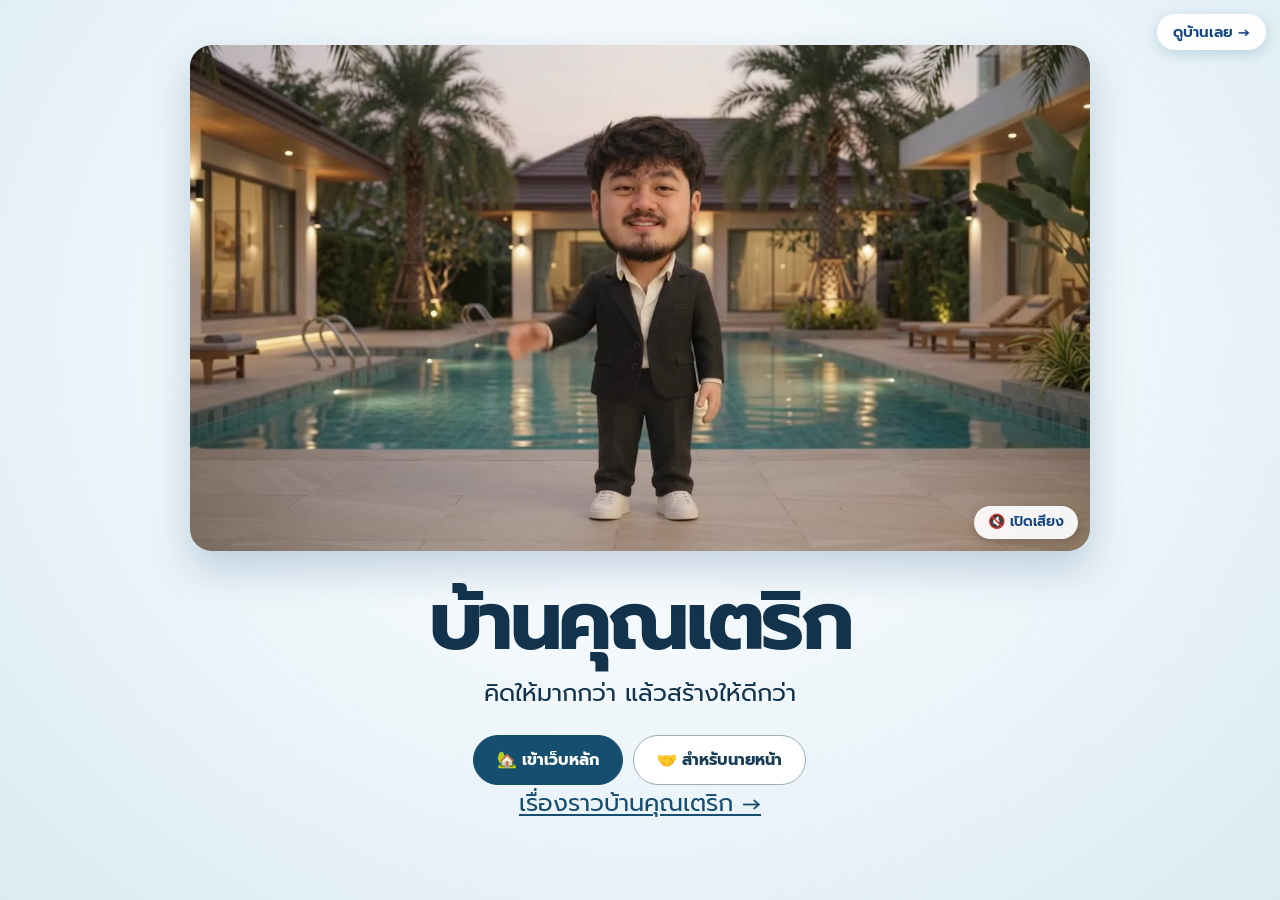
<file: index.html>
<!doctype html><html lang="th"><meta charset="utf-8"><meta name="viewport" content="width=device-width,initial-scale=1"><title>บ้านคุณเตริก · บ้านพัทยา · ยินดีต้อนรับ</title><meta name="description" content="บ้านคุณเตริก บ้านรีโนเวทและบ้านใหม่ พัทยา หนองปรือ บางละมุง ผ่อนตรงกับเจ้าของได้ ยื่นกู้ฟรี"><meta property="og:type" content="website"><meta property="og:site_name" content="บ้านคุณเตริก · บ้านพัทยา"><meta property="og:title" content="บ้านคุณเตริก · บ้านรีโนเวทใหม่ พร้อมอยู่ ในพัทยา"><meta property="og:description" content="บ้านรีโนเวทใหม่ พร้อมเฟอร์ หนองปรือ บางละมุง พัทยา · ผ่อนตรงกับเจ้าของได้ · ยื่นกู้ให้ฟรี · เอเจนท์คอม 3–5%"><meta property="og:image" content="https://bankunturk.github.io/og.jpg"><meta property="og:url" content="https://bankunturk.github.io/"><meta name="twitter:card" content="summary_large_image"><link rel="preconnect" href="https://fonts.googleapis.com"><link href="https://fonts.googleapis.com/css2?family=Prompt:wght@500;600;700;800&display=swap" rel="stylesheet"><link rel="stylesheet" href="welcome.css?v=6"><link rel="stylesheet" href="intro.css?v=2"><script>if(['#list','#agents','#contact'].includes(location.hash))location.replace('homes.html'+location.hash)</script><a class="skip-intro" href="homes.html">ดูบ้านเลย →</a><main class="welcome vid"><div class="video-card"><video id="intro" poster="intro-poster.jpg" autoplay muted loop playsinline preload="auto" aria-label="น้องเตริกทักทายต้อนรับ"><source src="intro-new-20s.mp4" type="video/mp4"><source src="intro.mp4" type="video/mp4"></video><button class="sound" id="snd" type="button">🔇 เปิดเสียง</button></div><section class="greeting"><h1>บ้านคุณเตริก</h1><p>คิดให้มากกว่า แล้วสร้างให้ดีกว่า</p><nav><a class="primary" href="homes.html">🏡 เข้าเว็บหลัก</a><a href="broker.html">🤝 สำหรับนายหน้า</a></nav><p class="story-link"><a href="story.html">เรื่องราวบ้านคุณเตริก →</a></p></section></main><script>(()=>{const v=document.getElementById('intro'),b=document.getElementById('snd');const lbl=()=>b.textContent=v.muted?'🔇 เปิดเสียง':'🔊 ปิดเสียง';const ev=['pointerdown','touchstart','keydown'];function wake(e){if(e&&e.target===b)return;v.muted=false;v.play().then(lbl).catch(()=>{v.muted=true;lbl()});ev.forEach(t=>removeEventListener(t,wake,true))}b.onclick=()=>{v.muted=!v.muted;if(!v.muted){v.currentTime=0;v.play()}lbl();ev.forEach(t=>removeEventListener(t,wake,true))};v.muted=false;v.play().then(lbl).catch(()=>{v.muted=true;v.play().catch(()=>{});lbl();ev.forEach(t=>addEventListener(t,wake,{capture:true,once:true}))})})()</script></html>
</file>
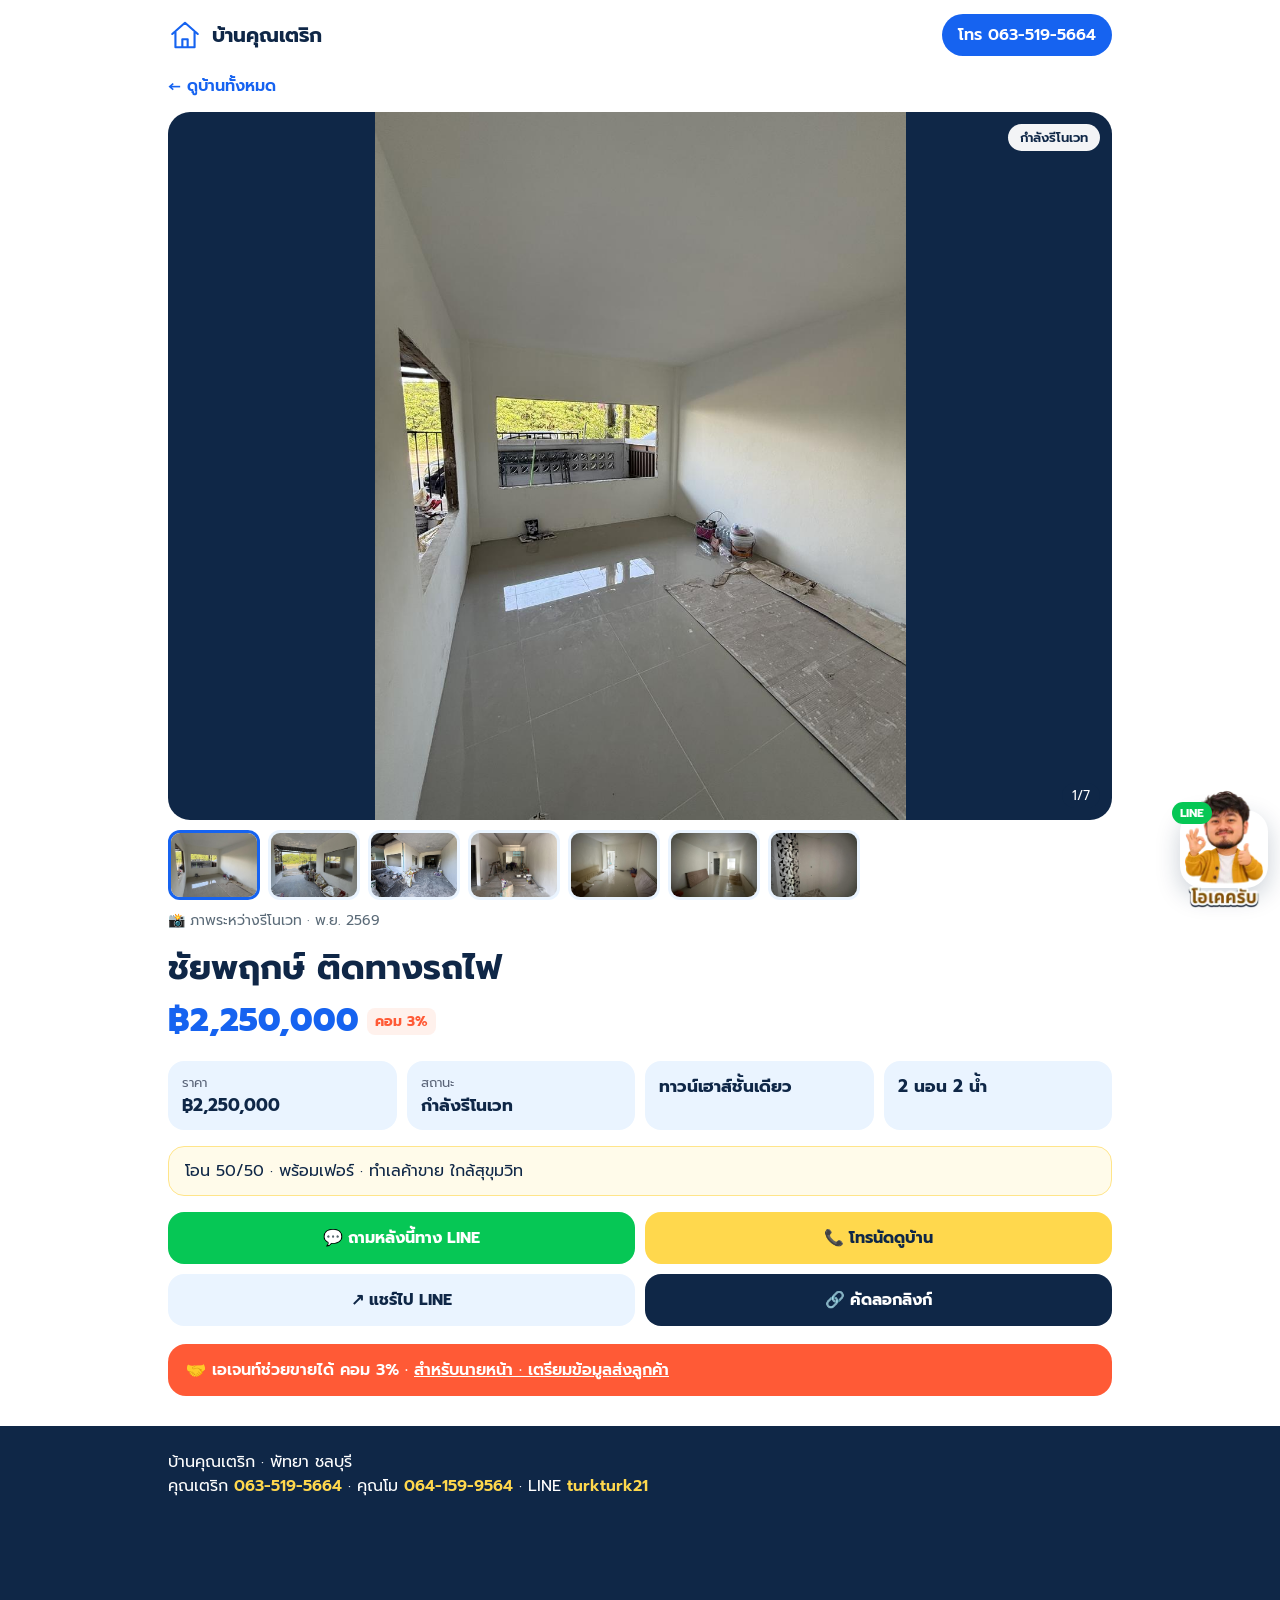
<file: house-chaiyaphruek.html>
<!DOCTYPE html>
<html lang="th"><head><meta charset="utf-8"><meta name="viewport" content="width=device-width,initial-scale=1">
<title>ชัยพฤกษ์ ติดทางรถไฟ · ฿2,250,000 | บ้านคุณเตริก · บ้านพัทยา</title>
<meta name="description" content="ทาวน์เฮาส์ชั้นเดียว · 2 นอน 2 น้ำ · โอน 50/50 · พร้อมเฟอร์ · ทำเลค้าขาย ใกล้สุขุมวิท">
<meta property="og:type" content="website"><meta property="og:site_name" content="บ้านคุณเตริก · บ้านพัทยา"><meta property="og:title" content="ชัยพฤกษ์ ติดทางรถไฟ · ฿2,250,000"><meta property="og:description" content="ทาวน์เฮาส์ชั้นเดียว · 2 นอน 2 น้ำ · โอน 50/50 · พร้อมเฟอร์ · ทำเลค้าขาย ใกล้สุขุมวิท"><meta property="og:image" content="https://bankunturk.github.io/pool-photos/chai-1.jpg"><meta property="og:url" content="https://bankunturk.github.io/house-chaiyaphruek.html"><meta name="twitter:card" content="summary_large_image">
<link rel="preconnect" href="https://fonts.googleapis.com"><link href="https://fonts.googleapis.com/css2?family=Prompt:wght@400;600;700;800&display=swap" rel="stylesheet">
<style>:root{--blue:#1663F0;--navy:#0F2747;--yellow:#FFD84D;--coral:#FF5A36;--sky:#EAF4FF}*{box-sizing:border-box}body{margin:0;font-family:Prompt,sans-serif;color:var(--navy);background:#fff}a{color:inherit}.wrap{max-width:980px;margin:0 auto;padding:0 18px}header.top{display:flex;align-items:center;justify-content:space-between;padding:14px 0;gap:12px}.logo{display:flex;align-items:center;gap:10px;font-weight:700;font-size:20px;text-decoration:none}.logo svg{width:34px;height:34px;color:var(--blue)}.back{display:inline-block;margin:4px 0 14px;text-decoration:none;font-weight:600;color:var(--blue)}.call{background:var(--blue);color:#fff;text-decoration:none;padding:9px 16px;border-radius:999px;font-weight:600;white-space:nowrap}.main{position:relative;border-radius:22px;overflow:hidden;background:var(--sky);aspect-ratio:4/3}.main img{width:100%;height:100%;object-fit:contain;display:block;background:#0F2747}.ph{width:100%;height:100%;display:flex;flex-direction:column;align-items:center;justify-content:center;color:var(--blue);gap:8px;font-weight:600}.ph svg{width:80px;opacity:.5}.tag{position:absolute;left:12px;top:12px;background:var(--coral);color:#fff;font-weight:700;border-radius:999px;padding:4px 12px;font-size:14px}.st{position:absolute;right:12px;top:12px;background:rgba(255,255,255,.95);font-weight:600;border-radius:999px;padding:4px 12px;font-size:13px}.thumbs{display:flex;gap:8px;overflow-x:auto;padding:10px 0 4px;scroll-snap-type:x mandatory}.thumbs button{flex:0 0 auto;width:92px;height:70px;border:3px solid transparent;border-radius:12px;padding:0;overflow:hidden;cursor:pointer;background:var(--sky);scroll-snap-align:start}.thumbs button.on{border-color:var(--blue)}.thumbs img{width:100%;height:100%;object-fit:cover;display:block}.cnt{position:absolute;right:12px;bottom:12px;background:rgba(15,39,71,.75);color:#fff;border-radius:999px;padding:3px 10px;font-size:13px}h1{font-size:clamp(24px,4vw,34px);margin:16px 0 4px;line-height:1.25}.price{font-size:32px;font-weight:800;color:var(--blue);margin:6px 0 2px}.com{display:inline-block;margin-left:8px;vertical-align:middle;background:#FFF1EC;color:var(--coral);font-size:14px;font-weight:700;border-radius:8px;padding:3px 8px}.facts{display:grid;grid-template-columns:repeat(auto-fit,minmax(150px,1fr));gap:10px;margin:16px 0}.facts div{background:var(--sky);border-radius:16px;padding:12px 14px}.facts small{display:block;color:#5A6478;font-size:13px}.facts b{font-size:17px}.note{background:#FFFBEA;border:1px solid #FFE58A;border-radius:16px;padding:12px 16px;margin:0 0 16px}.btns{display:grid;grid-template-columns:1fr 1fr;gap:10px;margin:10px 0 18px}.btns a,.btns button{display:flex;align-items:center;justify-content:center;gap:6px;text-decoration:none;font:inherit;font-weight:700;border:0;border-radius:16px;padding:14px;font-size:16px;cursor:pointer}.l{background:#06C755;color:#fff}.t{background:var(--yellow);color:var(--navy)}.s{background:var(--sky);color:var(--navy)}.m{background:var(--navy);color:#fff}.x{grid-column:1/-1;background:var(--yellow);color:var(--navy)}.agent{background:var(--coral);color:#fff;border-radius:18px;padding:14px 18px;font-weight:600;margin:6px 0 20px}footer{margin:30px 0 0;background:var(--navy);color:#fff;padding:24px 0 110px}footer a{color:var(--yellow);text-decoration:none;font-weight:600}.lb{position:fixed;inset:0;background:rgba(0,0,0,.92);z-index:60;display:none;align-items:center;justify-content:center}.lb.on{display:flex}.lb img{max-width:100%;max-height:100%}.buddy{position:fixed;right:12px;bottom:12px;z-index:50;width:88px;height:78px;border-radius:22px;background:#fff;box-shadow:0 8px 24px rgba(15,39,71,.22);display:flex;align-items:center;justify-content:center}.buddy img{width:80px}.buddy::after{content:"LINE";position:absolute;top:-8px;left:-8px;background:#06C755;color:#fff;font-weight:700;font-size:12px;border-radius:999px;padding:2px 8px}.wip{margin:6px 0 0;font-size:14px;color:#5b6b78}</style></head><body>
<div class="wrap">
<header class="top"><a class="logo" href="./"><svg viewBox="0 0 64 64" aria-hidden="true"><path d="M8 30 L32 9 L56 30 M14 25 V55 H50 V25 M27 55 V40 H37 V55" fill="none" stroke="currentColor" stroke-width="4" stroke-linejoin="round" stroke-linecap="round"/></svg><span>บ้านคุณเตริก</span></a><a class="call" href="tel:0635195664">โทร 063-519-5664</a></header>
<a class="back" href="homes.html#list">← ดูบ้านทั้งหมด</a>
<div class="main"><img id="mi" src="pool-photos/chai-1.jpg" alt="ชัยพฤกษ์"><span class="cnt" id="cn">1/7</span><span class="st">กำลังรีโนเวท</span></div>
<div class="thumbs"><button class="on" data-i="0" aria-label="รูปที่ 1"><img src="pool-photos/chai-1.jpg" alt="" loading="lazy"></button><button data-i="1" aria-label="รูปที่ 2"><img src="pool-photos/chai-2.jpg" alt="" loading="lazy"></button><button data-i="2" aria-label="รูปที่ 3"><img src="pool-photos/chai-3.jpg" alt="" loading="lazy"></button><button data-i="3" aria-label="รูปที่ 4"><img src="pool-photos/chai-4.jpg" alt="" loading="lazy"></button><button data-i="4" aria-label="รูปที่ 5"><img src="pool-photos/chai-5.jpg" alt="" loading="lazy"></button><button data-i="5" aria-label="รูปที่ 6"><img src="pool-photos/chai-6.jpg" alt="" loading="lazy"></button><button data-i="6" aria-label="รูปที่ 7"><img src="pool-photos/chai-7.jpg" alt="" loading="lazy"></button></div>
<p class="wip">📸 ภาพระหว่างรีโนเวท · พ.ย. 2569</p>

<h1>ชัยพฤกษ์ ติดทางรถไฟ</h1>
<p class="price">฿2,250,000<span class="com">คอม 3%</span></p>
<div class="facts"><div><small>ราคา</small><b>฿2,250,000</b></div><div><small>สถานะ</small><b>กำลังรีโนเวท</b></div><div><b>ทาวน์เฮาส์ชั้นเดียว</b></div><div><b>2 นอน 2 น้ำ</b></div></div>
<div class="note">โอน 50/50 · พร้อมเฟอร์ · ทำเลค้าขาย ใกล้สุขุมวิท</div>
<div class="btns">
<a class="l" href="https://line.me/ti/p/~turkturk21" target="_blank" rel="noopener">💬 ถามหลังนี้ทาง LINE</a>
<a class="t" href="tel:0635195664">📞 โทรนัดดูบ้าน</a>
<a class="s" href="https://social-plugins.line.me/lineit/share?url=https%3A%2F%2Fbankunturk.github.io%2Fhouse-chaiyaphruek.html" target="_blank" rel="noopener">↗ แชร์ไป LINE</a>
<button class="m" id="cp" type="button">🔗 คัดลอกลิงก์</button>

</div>
<div class="agent">🤝 เอเจนท์ช่วยขายได้ คอม 3% · <a href="broker.html?house=house-chaiyaphruek.html">สำหรับนายหน้า · เตรียมข้อมูลส่งลูกค้า</a></div>
</div>
<footer><div class="wrap">บ้านคุณเตริก · พัทยา ชลบุรี<br>คุณเตริก <a href="tel:0635195664">063-519-5664</a> · คุณโม <a href="tel:0641599564">064-159-9564</a> · LINE <a href="https://line.me/ti/p/~turkturk21" target="_blank" rel="noopener">turkturk21</a></div></footer>
<div class="lb" id="lb"><img id="lbi" alt=""></div>
<a class="buddy" href="https://line.me/ti/p/~turkturk21" target="_blank" rel="noopener" aria-label="แชท LINE กับคุณเตริก"><img src="stk02.webp" alt=""></a>
<script>(()=>{const G=["pool-photos/chai-1.jpg","pool-photos/chai-2.jpg","pool-photos/chai-3.jpg","pool-photos/chai-4.jpg","pool-photos/chai-5.jpg","pool-photos/chai-6.jpg","pool-photos/chai-7.jpg"];const mi=document.getElementById('mi'),cn=document.getElementById('cn'),lb=document.getElementById('lb'),lbi=document.getElementById('lbi');let i=0;
function show(k){i=(k+G.length)%G.length;mi.src=G[i];if(cn)cn.textContent=(i+1)+'/'+G.length;document.querySelectorAll('.thumbs button').forEach(b=>b.classList.toggle('on',+b.dataset.i===i))}
document.querySelectorAll('.thumbs button').forEach(b=>b.onclick=()=>show(+b.dataset.i));
if(mi){mi.onclick=()=>{lbi.src=G[i];lb.classList.add('on')};let x0=null;mi.addEventListener('touchstart',e=>x0=e.touches[0].clientX,{passive:true});mi.addEventListener('touchend',e=>{if(x0===null)return;const dx=e.changedTouches[0].clientX-x0;if(Math.abs(dx)>40)show(i+(dx<0?1:-1));x0=null})}
lb.onclick=()=>lb.classList.remove('on');
document.getElementById('cp').onclick=async()=>{try{await navigator.clipboard.writeText("ชัยพฤกษ์ ติดทางรถไฟ ฿2,250,000 — https://bankunturk.github.io/house-chaiyaphruek.html");document.getElementById('cp').textContent='✓ คัดลอกแล้ว'}catch(e){prompt('คัดลอกลิงก์นี้',location.href)}}})();</script>
<script src="customer.js"></script>
</body></html>
</file>
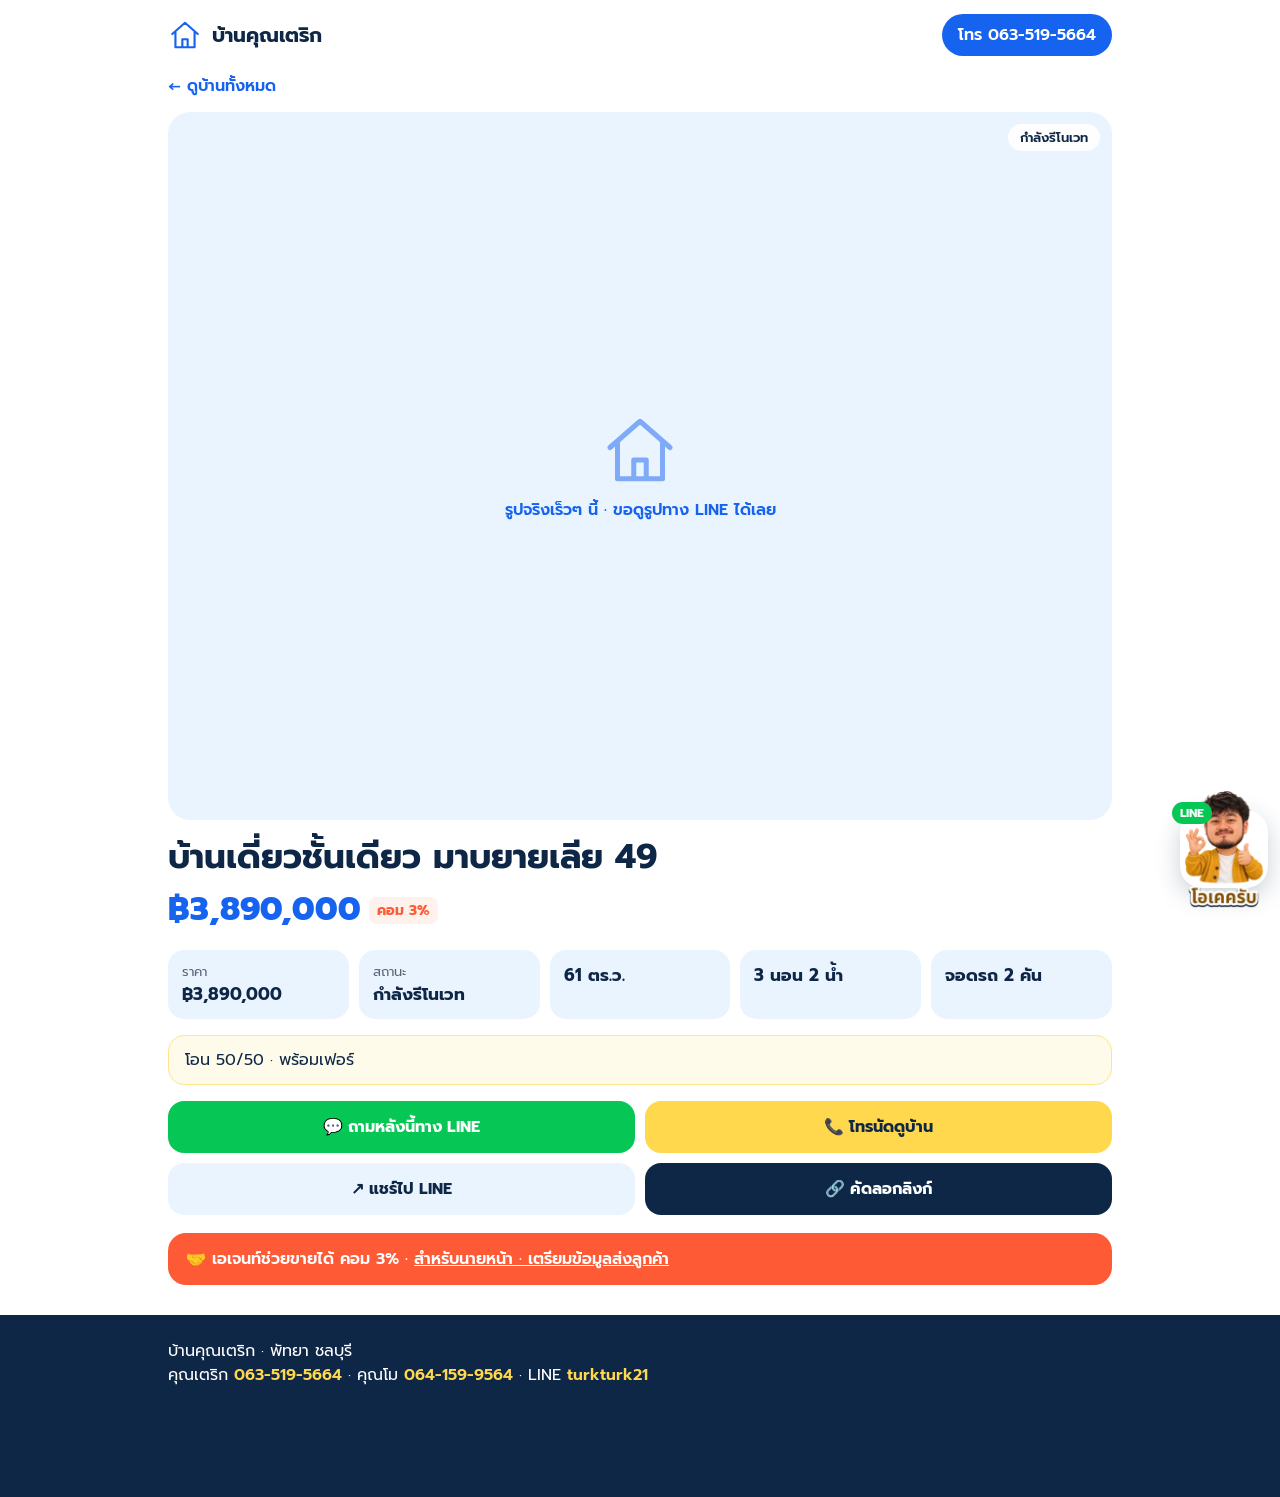
<file: house-maab49.html>
<!DOCTYPE html>
<html lang="th"><head><meta charset="utf-8"><meta name="viewport" content="width=device-width,initial-scale=1">
<title>บ้านเดี่ยวชั้นเดียว มาบยายเลีย 49 · ฿3,890,000 | บ้านคุณเตริก · บ้านพัทยา</title>
<meta name="description" content="61 ตร.ว. · 3 นอน 2 น้ำ · จอดรถ 2 คัน · โอน 50/50 · พร้อมเฟอร์">
<meta property="og:type" content="website"><meta property="og:site_name" content="บ้านคุณเตริก · บ้านพัทยา"><meta property="og:title" content="บ้านเดี่ยวชั้นเดียว มาบยายเลีย 49 · ฿3,890,000"><meta property="og:description" content="61 ตร.ว. · 3 นอน 2 น้ำ · จอดรถ 2 คัน · โอน 50/50 · พร้อมเฟอร์"><meta property="og:image" content="https://bankunturk.github.io/og.jpg"><meta property="og:url" content="https://bankunturk.github.io/house-maab49.html"><meta name="twitter:card" content="summary_large_image">
<link rel="preconnect" href="https://fonts.googleapis.com"><link href="https://fonts.googleapis.com/css2?family=Prompt:wght@400;600;700;800&display=swap" rel="stylesheet">
<style>:root{--blue:#1663F0;--navy:#0F2747;--yellow:#FFD84D;--coral:#FF5A36;--sky:#EAF4FF}*{box-sizing:border-box}body{margin:0;font-family:Prompt,sans-serif;color:var(--navy);background:#fff}a{color:inherit}.wrap{max-width:980px;margin:0 auto;padding:0 18px}header.top{display:flex;align-items:center;justify-content:space-between;padding:14px 0;gap:12px}.logo{display:flex;align-items:center;gap:10px;font-weight:700;font-size:20px;text-decoration:none}.logo svg{width:34px;height:34px;color:var(--blue)}.back{display:inline-block;margin:4px 0 14px;text-decoration:none;font-weight:600;color:var(--blue)}.call{background:var(--blue);color:#fff;text-decoration:none;padding:9px 16px;border-radius:999px;font-weight:600;white-space:nowrap}.main{position:relative;border-radius:22px;overflow:hidden;background:var(--sky);aspect-ratio:4/3}.main img{width:100%;height:100%;object-fit:contain;display:block;background:#0F2747}.ph{width:100%;height:100%;display:flex;flex-direction:column;align-items:center;justify-content:center;color:var(--blue);gap:8px;font-weight:600}.ph svg{width:80px;opacity:.5}.tag{position:absolute;left:12px;top:12px;background:var(--coral);color:#fff;font-weight:700;border-radius:999px;padding:4px 12px;font-size:14px}.st{position:absolute;right:12px;top:12px;background:rgba(255,255,255,.95);font-weight:600;border-radius:999px;padding:4px 12px;font-size:13px}.thumbs{display:flex;gap:8px;overflow-x:auto;padding:10px 0 4px;scroll-snap-type:x mandatory}.thumbs button{flex:0 0 auto;width:92px;height:70px;border:3px solid transparent;border-radius:12px;padding:0;overflow:hidden;cursor:pointer;background:var(--sky);scroll-snap-align:start}.thumbs button.on{border-color:var(--blue)}.thumbs img{width:100%;height:100%;object-fit:cover;display:block}.cnt{position:absolute;right:12px;bottom:12px;background:rgba(15,39,71,.75);color:#fff;border-radius:999px;padding:3px 10px;font-size:13px}h1{font-size:clamp(24px,4vw,34px);margin:16px 0 4px;line-height:1.25}.price{font-size:32px;font-weight:800;color:var(--blue);margin:6px 0 2px}.com{display:inline-block;margin-left:8px;vertical-align:middle;background:#FFF1EC;color:var(--coral);font-size:14px;font-weight:700;border-radius:8px;padding:3px 8px}.facts{display:grid;grid-template-columns:repeat(auto-fit,minmax(150px,1fr));gap:10px;margin:16px 0}.facts div{background:var(--sky);border-radius:16px;padding:12px 14px}.facts small{display:block;color:#5A6478;font-size:13px}.facts b{font-size:17px}.note{background:#FFFBEA;border:1px solid #FFE58A;border-radius:16px;padding:12px 16px;margin:0 0 16px}.btns{display:grid;grid-template-columns:1fr 1fr;gap:10px;margin:10px 0 18px}.btns a,.btns button{display:flex;align-items:center;justify-content:center;gap:6px;text-decoration:none;font:inherit;font-weight:700;border:0;border-radius:16px;padding:14px;font-size:16px;cursor:pointer}.l{background:#06C755;color:#fff}.t{background:var(--yellow);color:var(--navy)}.s{background:var(--sky);color:var(--navy)}.m{background:var(--navy);color:#fff}.x{grid-column:1/-1;background:var(--yellow);color:var(--navy)}.agent{background:var(--coral);color:#fff;border-radius:18px;padding:14px 18px;font-weight:600;margin:6px 0 20px}footer{margin:30px 0 0;background:var(--navy);color:#fff;padding:24px 0 110px}footer a{color:var(--yellow);text-decoration:none;font-weight:600}.lb{position:fixed;inset:0;background:rgba(0,0,0,.92);z-index:60;display:none;align-items:center;justify-content:center}.lb.on{display:flex}.lb img{max-width:100%;max-height:100%}.buddy{position:fixed;right:12px;bottom:12px;z-index:50;width:88px;height:78px;border-radius:22px;background:#fff;box-shadow:0 8px 24px rgba(15,39,71,.22);display:flex;align-items:center;justify-content:center}.buddy img{width:80px}.buddy::after{content:"LINE";position:absolute;top:-8px;left:-8px;background:#06C755;color:#fff;font-weight:700;font-size:12px;border-radius:999px;padding:2px 8px}</style></head><body>
<div class="wrap">
<header class="top"><a class="logo" href="./"><svg viewBox="0 0 64 64" aria-hidden="true"><path d="M8 30 L32 9 L56 30 M14 25 V55 H50 V25 M27 55 V40 H37 V55" fill="none" stroke="currentColor" stroke-width="4" stroke-linejoin="round" stroke-linecap="round"/></svg><span>บ้านคุณเตริก</span></a><a class="call" href="tel:0635195664">โทร 063-519-5664</a></header>
<a class="back" href="homes.html#list">← ดูบ้านทั้งหมด</a>
<div class="main"><div class="ph"><svg viewBox="0 0 64 64" aria-hidden="true"><path d="M8 30 L32 9 L56 30 M14 25 V55 H50 V25 M27 55 V40 H37 V55" fill="none" stroke="currentColor" stroke-width="4" stroke-linejoin="round" stroke-linecap="round"/></svg><span>รูปจริงเร็วๆ นี้ · ขอดูรูปทาง LINE ได้เลย</span></div><span class="st">กำลังรีโนเวท</span></div>

<h1>บ้านเดี่ยวชั้นเดียว มาบยายเลีย 49</h1>
<p class="price">฿3,890,000<span class="com">คอม 3%</span></p>
<div class="facts"><div><small>ราคา</small><b>฿3,890,000</b></div><div><small>สถานะ</small><b>กำลังรีโนเวท</b></div><div><b>61 ตร.ว.</b></div><div><b>3 นอน 2 น้ำ</b></div><div><b>จอดรถ 2 คัน</b></div></div>
<div class="note">โอน 50/50 · พร้อมเฟอร์</div>
<div class="btns">
<a class="l" href="https://line.me/ti/p/~turkturk21" target="_blank" rel="noopener">💬 ถามหลังนี้ทาง LINE</a>
<a class="t" href="tel:0635195664">📞 โทรนัดดูบ้าน</a>
<a class="s" href="https://social-plugins.line.me/lineit/share?url=https%3A%2F%2Fbankunturk.github.io%2Fhouse-maab49.html" target="_blank" rel="noopener">↗ แชร์ไป LINE</a>
<button class="m" id="cp" type="button">🔗 คัดลอกลิงก์</button>

</div>
<div class="agent">🤝 เอเจนท์ช่วยขายได้ คอม 3% · <a href="broker.html?house=house-maab49.html">สำหรับนายหน้า · เตรียมข้อมูลส่งลูกค้า</a></div>
</div>
<footer><div class="wrap">บ้านคุณเตริก · พัทยา ชลบุรี<br>คุณเตริก <a href="tel:0635195664">063-519-5664</a> · คุณโม <a href="tel:0641599564">064-159-9564</a> · LINE <a href="https://line.me/ti/p/~turkturk21" target="_blank" rel="noopener">turkturk21</a></div></footer>
<div class="lb" id="lb"><img id="lbi" alt=""></div>
<a class="buddy" href="https://line.me/ti/p/~turkturk21" target="_blank" rel="noopener" aria-label="แชท LINE กับคุณเตริก"><img src="stk02.webp" alt=""></a>
<script>(()=>{const G=[];const mi=document.getElementById('mi'),cn=document.getElementById('cn'),lb=document.getElementById('lb'),lbi=document.getElementById('lbi');let i=0;
function show(k){i=(k+G.length)%G.length;mi.src=G[i];if(cn)cn.textContent=(i+1)+'/'+G.length;document.querySelectorAll('.thumbs button').forEach(b=>b.classList.toggle('on',+b.dataset.i===i))}
document.querySelectorAll('.thumbs button').forEach(b=>b.onclick=()=>show(+b.dataset.i));
if(mi){mi.onclick=()=>{lbi.src=G[i];lb.classList.add('on')};let x0=null;mi.addEventListener('touchstart',e=>x0=e.touches[0].clientX,{passive:true});mi.addEventListener('touchend',e=>{if(x0===null)return;const dx=e.changedTouches[0].clientX-x0;if(Math.abs(dx)>40)show(i+(dx<0?1:-1));x0=null})}
lb.onclick=()=>lb.classList.remove('on');
document.getElementById('cp').onclick=async()=>{try{await navigator.clipboard.writeText("บ้านเดี่ยวชั้นเดียว มาบยายเลีย 49 ฿3,890,000 — https://bankunturk.github.io/house-maab49.html");document.getElementById('cp').textContent='✓ คัดลอกแล้ว'}catch(e){prompt('คัดลอกลิงก์นี้',location.href)}}})();</script>
<script src="customer.js"></script>
</body></html>
</file>
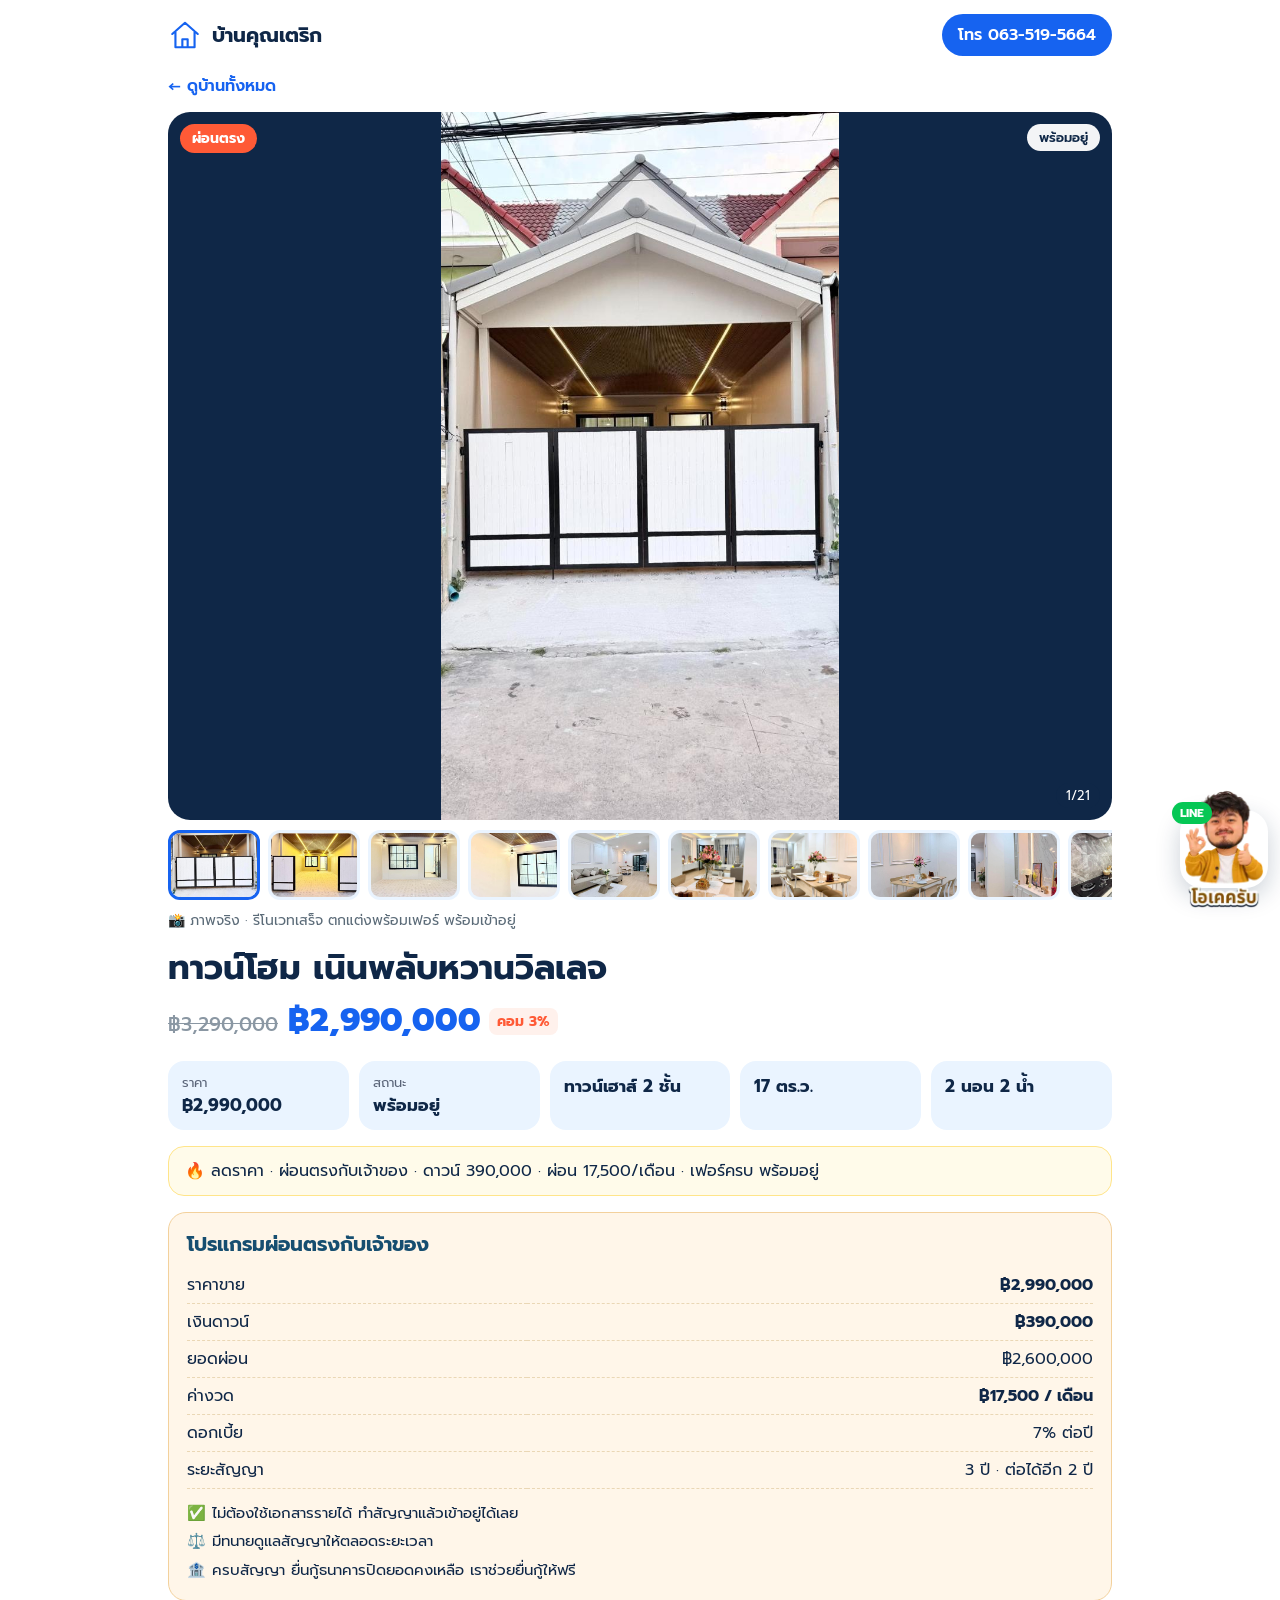
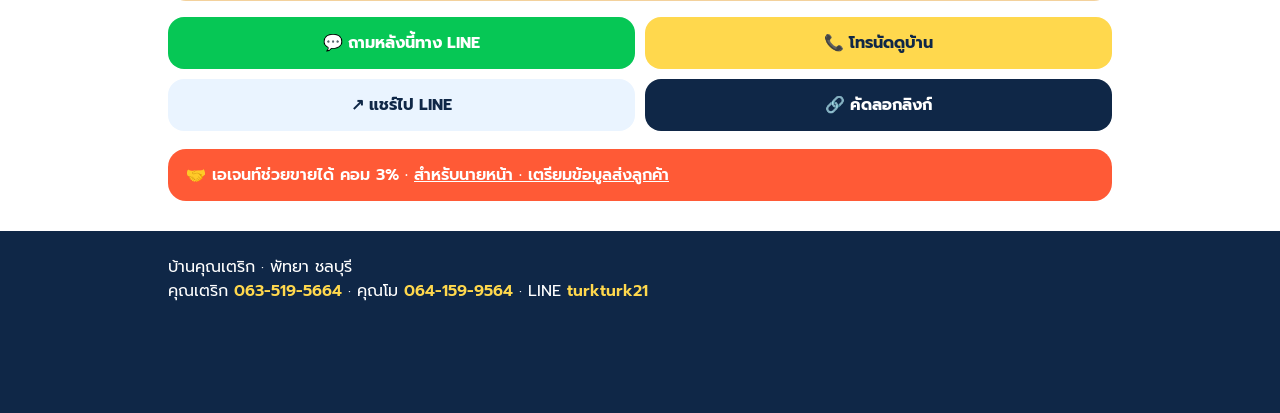
<file: house-noenplubwan.html>
<!DOCTYPE html>
<html lang="th"><head><meta charset="utf-8"><meta name="viewport" content="width=device-width,initial-scale=1">
<title>ทาวน์โฮม เนินพลับหวานวิลเลจ · ฿2,990,000 | บ้านคุณเตริก · บ้านพัทยา</title>
<meta name="description" content="ลดราคา ฿2,990,000 · ทาวน์เฮาส์ 2 ชั้น 2 นอน 2 น้ำ เฟอร์ครบ · ผ่อนตรงกับเจ้าของ ดาวน์ 390,000 ผ่อน 17,500/เดือน ไม่ต้องใช้เอกสาร">
<meta property="og:type" content="website"><meta property="og:site_name" content="บ้านคุณเตริก · บ้านพัทยา"><meta property="og:title" content="ทาวน์โฮม เนินพลับหวานวิลเลจ · ฿2,990,000"><meta property="og:description" content="ลดราคา ฿2,990,000 · ผ่อนตรงกับเจ้าของ ดาวน์ 390,000 ผ่อน 17,500/เดือน · ไม่ต้องใช้เอกสาร · เฟอร์ครบ พร้อมอยู่"><meta property="og:image" content="https://bankunturk.github.io/noen-photos/noen-2.jpg"><meta property="og:url" content="https://bankunturk.github.io/house-noenplubwan.html"><meta name="twitter:card" content="summary_large_image">
<link rel="preconnect" href="https://fonts.googleapis.com"><link href="https://fonts.googleapis.com/css2?family=Prompt:wght@400;600;700;800&display=swap" rel="stylesheet">
<style>:root{--blue:#1663F0;--navy:#0F2747;--yellow:#FFD84D;--coral:#FF5A36;--sky:#EAF4FF}*{box-sizing:border-box}body{margin:0;font-family:Prompt,sans-serif;color:var(--navy);background:#fff}a{color:inherit}.wrap{max-width:980px;margin:0 auto;padding:0 18px}header.top{display:flex;align-items:center;justify-content:space-between;padding:14px 0;gap:12px}.logo{display:flex;align-items:center;gap:10px;font-weight:700;font-size:20px;text-decoration:none}.logo svg{width:34px;height:34px;color:var(--blue)}.back{display:inline-block;margin:4px 0 14px;text-decoration:none;font-weight:600;color:var(--blue)}.call{background:var(--blue);color:#fff;text-decoration:none;padding:9px 16px;border-radius:999px;font-weight:600;white-space:nowrap}.main{position:relative;border-radius:22px;overflow:hidden;background:var(--sky);aspect-ratio:4/3}.main img{width:100%;height:100%;object-fit:contain;display:block;background:#0F2747}.ph{width:100%;height:100%;display:flex;flex-direction:column;align-items:center;justify-content:center;color:var(--blue);gap:8px;font-weight:600}.ph svg{width:80px;opacity:.5}.tag{position:absolute;left:12px;top:12px;background:var(--coral);color:#fff;font-weight:700;border-radius:999px;padding:4px 12px;font-size:14px}.st{position:absolute;right:12px;top:12px;background:rgba(255,255,255,.95);font-weight:600;border-radius:999px;padding:4px 12px;font-size:13px}.thumbs{display:flex;gap:8px;overflow-x:auto;padding:10px 0 4px;scroll-snap-type:x mandatory}.thumbs button{flex:0 0 auto;width:92px;height:70px;border:3px solid transparent;border-radius:12px;padding:0;overflow:hidden;cursor:pointer;background:var(--sky);scroll-snap-align:start}.thumbs button.on{border-color:var(--blue)}.thumbs img{width:100%;height:100%;object-fit:cover;display:block}.cnt{position:absolute;right:12px;bottom:12px;background:rgba(15,39,71,.75);color:#fff;border-radius:999px;padding:3px 10px;font-size:13px}h1{font-size:clamp(24px,4vw,34px);margin:16px 0 4px;line-height:1.25}.price{font-size:32px;font-weight:800;color:var(--blue);margin:6px 0 2px}.com{display:inline-block;margin-left:8px;vertical-align:middle;background:#FFF1EC;color:var(--coral);font-size:14px;font-weight:700;border-radius:8px;padding:3px 8px}.facts{display:grid;grid-template-columns:repeat(auto-fit,minmax(150px,1fr));gap:10px;margin:16px 0}.facts div{background:var(--sky);border-radius:16px;padding:12px 14px}.facts small{display:block;color:#5A6478;font-size:13px}.facts b{font-size:17px}.note{background:#FFFBEA;border:1px solid #FFE58A;border-radius:16px;padding:12px 16px;margin:0 0 16px}.btns{display:grid;grid-template-columns:1fr 1fr;gap:10px;margin:10px 0 18px}.btns a,.btns button{display:flex;align-items:center;justify-content:center;gap:6px;text-decoration:none;font:inherit;font-weight:700;border:0;border-radius:16px;padding:14px;font-size:16px;cursor:pointer}.l{background:#06C755;color:#fff}.t{background:var(--yellow);color:var(--navy)}.s{background:var(--sky);color:var(--navy)}.m{background:var(--navy);color:#fff}.x{grid-column:1/-1;background:var(--yellow);color:var(--navy)}.agent{background:var(--coral);color:#fff;border-radius:18px;padding:14px 18px;font-weight:600;margin:6px 0 20px}footer{margin:30px 0 0;background:var(--navy);color:#fff;padding:24px 0 110px}footer a{color:var(--yellow);text-decoration:none;font-weight:600}.lb{position:fixed;inset:0;background:rgba(0,0,0,.92);z-index:60;display:none;align-items:center;justify-content:center}.lb.on{display:flex}.lb img{max-width:100%;max-height:100%}.buddy{position:fixed;right:12px;bottom:12px;z-index:50;width:88px;height:78px;border-radius:22px;background:#fff;box-shadow:0 8px 24px rgba(15,39,71,.22);display:flex;align-items:center;justify-content:center}.buddy img{width:80px}.buddy::after{content:"LINE";position:absolute;top:-8px;left:-8px;background:#06C755;color:#fff;font-weight:700;font-size:12px;border-radius:999px;padding:2px 8px}.dp-box{margin:16px 0;padding:16px 18px;border-radius:18px;background:#fff6e9;border:1px solid #f3d19c}.dp-box h2{margin:0 0 8px;font-size:20px;color:#164e70}.dp-box table{width:100%;border-collapse:collapse;font-size:16px}.dp-box td{padding:6px 0;border-bottom:1px dashed #ead7b5}.dp-box td:last-child{text-align:right}.dp-box ul{margin:10px 0 0;padding:0;list-style:none;line-height:1.9;font-size:15px}.wip{margin:6px 0 0;font-size:14px;color:#5b6b78}</style></head><body>
<div class="wrap">
<header class="top"><a class="logo" href="./"><svg viewBox="0 0 64 64" aria-hidden="true"><path d="M8 30 L32 9 L56 30 M14 25 V55 H50 V25 M27 55 V40 H37 V55" fill="none" stroke="currentColor" stroke-width="4" stroke-linejoin="round" stroke-linecap="round"/></svg><span>บ้านคุณเตริก</span></a><a class="call" href="tel:0635195664">โทร 063-519-5664</a></header>
<a class="back" href="homes.html#list">← ดูบ้านทั้งหมด</a>
<div class="main"><img id="mi" src="noen-photos/noen-1.jpg" alt="ทาวน์โฮม เนินพลับหวานวิลเลจ"><span class="cnt" id="cn">1/21</span><span class="tag">ผ่อนตรง</span><span class="st">พร้อมอยู่</span></div>
<div class="thumbs"><button class="on" data-i="0" aria-label="รูปที่ 1"><img src="noen-photos/noen-1.jpg" alt="" loading="lazy"></button><button data-i="1" aria-label="รูปที่ 2"><img src="noen-photos/noen-2.jpg" alt="" loading="lazy"></button><button data-i="2" aria-label="รูปที่ 3"><img src="noen-photos/noen-3.jpg" alt="" loading="lazy"></button><button data-i="3" aria-label="รูปที่ 4"><img src="noen-photos/noen-4.jpg" alt="" loading="lazy"></button><button data-i="4" aria-label="รูปที่ 5"><img src="noen-photos/noen-5.jpg" alt="" loading="lazy"></button><button data-i="5" aria-label="รูปที่ 6"><img src="noen-photos/noen-6.jpg" alt="" loading="lazy"></button><button data-i="6" aria-label="รูปที่ 7"><img src="noen-photos/noen-7.jpg" alt="" loading="lazy"></button><button data-i="7" aria-label="รูปที่ 8"><img src="noen-photos/noen-8.jpg" alt="" loading="lazy"></button><button data-i="8" aria-label="รูปที่ 9"><img src="noen-photos/noen-9.jpg" alt="" loading="lazy"></button><button data-i="9" aria-label="รูปที่ 10"><img src="noen-photos/noen-10.jpg" alt="" loading="lazy"></button><button data-i="10" aria-label="รูปที่ 11"><img src="noen-photos/noen-11.jpg" alt="" loading="lazy"></button><button data-i="11" aria-label="รูปที่ 12"><img src="noen-photos/noen-12.jpg" alt="" loading="lazy"></button><button data-i="12" aria-label="รูปที่ 13"><img src="noen-photos/noen-13.jpg" alt="" loading="lazy"></button><button data-i="13" aria-label="รูปที่ 14"><img src="noen-photos/noen-14.jpg" alt="" loading="lazy"></button><button data-i="14" aria-label="รูปที่ 15"><img src="noen-photos/noen-15.jpg" alt="" loading="lazy"></button><button data-i="15" aria-label="รูปที่ 16"><img src="noen-photos/noen-16.jpg" alt="" loading="lazy"></button><button data-i="16" aria-label="รูปที่ 17"><img src="noen-photos/noen-21.jpg" alt="" loading="lazy"></button><button data-i="17" aria-label="รูปที่ 18"><img src="noen-photos/noen-18.jpg" alt="" loading="lazy"></button><button data-i="18" aria-label="รูปที่ 19"><img src="noen-photos/noen-19.jpg" alt="" loading="lazy"></button><button data-i="19" aria-label="รูปที่ 20"><img src="noen-photos/noen-20.jpg" alt="" loading="lazy"></button><button data-i="20" aria-label="รูปที่ 21"><img src="noen-photos/noen-17.jpg" alt="" loading="lazy"></button></div>
<p class="wip">📸 ภาพจริง · รีโนเวทเสร็จ ตกแต่งพร้อมเฟอร์ พร้อมเข้าอยู่</p>


<h1>ทาวน์โฮม เนินพลับหวานวิลเลจ</h1>
<p class="price"><s style="color:#8a97a3;font-size:.6em;font-weight:500">฿3,290,000</s> ฿2,990,000<span class="com">คอม 3%</span></p>
<div class="facts"><div><small>ราคา</small><b>฿2,990,000</b></div><div><small>สถานะ</small><b>พร้อมอยู่</b></div><div><b>ทาวน์เฮาส์ 2 ชั้น</b></div><div><b>17 ตร.ว.</b></div><div><b>2 นอน 2 น้ำ</b></div></div>
<div class="note">🔥 ลดราคา · ผ่อนตรงกับเจ้าของ · ดาวน์ 390,000 · ผ่อน 17,500/เดือน · เฟอร์ครบ พร้อมอยู่</div>
<div class="dp-box"><h2>โปรแกรมผ่อนตรงกับเจ้าของ</h2><table><tr><td>ราคาขาย</td><td><b>฿2,990,000</b></td></tr><tr><td>เงินดาวน์</td><td><b>฿390,000</b></td></tr><tr><td>ยอดผ่อน</td><td>฿2,600,000</td></tr><tr><td>ค่างวด</td><td><b>฿17,500 / เดือน</b></td></tr><tr><td>ดอกเบี้ย</td><td>7% ต่อปี</td></tr><tr><td>ระยะสัญญา</td><td>3 ปี · ต่อได้อีก 2 ปี</td></tr></table><ul><li>✅ ไม่ต้องใช้เอกสารรายได้ ทำสัญญาแล้วเข้าอยู่ได้เลย</li><li>⚖️ มีทนายดูแลสัญญาให้ตลอดระยะเวลา</li><li>🏦 ครบสัญญา ยื่นกู้ธนาคารปิดยอดคงเหลือ เราช่วยยื่นกู้ให้ฟรี</li></ul></div>
<div class="btns">
<a class="l" href="https://line.me/ti/p/~turkturk21" target="_blank" rel="noopener">💬 ถามหลังนี้ทาง LINE</a>
<a class="t" href="tel:0635195664">📞 โทรนัดดูบ้าน</a>
<a class="s" href="https://social-plugins.line.me/lineit/share?url=https%3A%2F%2Fbankunturk.github.io%2Fhouse-noenplubwan.html" target="_blank" rel="noopener">↗ แชร์ไป LINE</a>
<button class="m" id="cp" type="button">🔗 คัดลอกลิงก์</button>

</div>
<div class="agent">🤝 เอเจนท์ช่วยขายได้ คอม 3% · <a href="broker.html?house=house-noenplubwan.html">สำหรับนายหน้า · เตรียมข้อมูลส่งลูกค้า</a></div>
</div>
<footer><div class="wrap">บ้านคุณเตริก · พัทยา ชลบุรี<br>คุณเตริก <a href="tel:0635195664">063-519-5664</a> · คุณโม <a href="tel:0641599564">064-159-9564</a> · LINE <a href="https://line.me/ti/p/~turkturk21" target="_blank" rel="noopener">turkturk21</a></div></footer>
<div class="lb" id="lb"><img id="lbi" alt=""></div>
<a class="buddy" href="https://line.me/ti/p/~turkturk21" target="_blank" rel="noopener" aria-label="แชท LINE กับคุณเตริก"><img src="stk02.webp" alt=""></a>
<script>(()=>{const G=["noen-photos/noen-1.jpg","noen-photos/noen-2.jpg","noen-photos/noen-3.jpg","noen-photos/noen-4.jpg","noen-photos/noen-5.jpg","noen-photos/noen-6.jpg","noen-photos/noen-7.jpg","noen-photos/noen-8.jpg","noen-photos/noen-9.jpg","noen-photos/noen-10.jpg","noen-photos/noen-11.jpg","noen-photos/noen-12.jpg","noen-photos/noen-13.jpg","noen-photos/noen-14.jpg","noen-photos/noen-15.jpg","noen-photos/noen-16.jpg","noen-photos/noen-21.jpg","noen-photos/noen-18.jpg","noen-photos/noen-19.jpg","noen-photos/noen-20.jpg","noen-photos/noen-17.jpg"];const mi=document.getElementById('mi'),cn=document.getElementById('cn'),lb=document.getElementById('lb'),lbi=document.getElementById('lbi');let i=0;
function show(k){i=(k+G.length)%G.length;mi.src=G[i];if(cn)cn.textContent=(i+1)+'/'+G.length;document.querySelectorAll('.thumbs button').forEach(b=>b.classList.toggle('on',+b.dataset.i===i))}
document.querySelectorAll('.thumbs button').forEach(b=>b.onclick=()=>show(+b.dataset.i));
if(mi){mi.onclick=()=>{lbi.src=G[i];lb.classList.add('on')};let x0=null;mi.addEventListener('touchstart',e=>x0=e.touches[0].clientX,{passive:true});mi.addEventListener('touchend',e=>{if(x0===null)return;const dx=e.changedTouches[0].clientX-x0;if(Math.abs(dx)>40)show(i+(dx<0?1:-1));x0=null})}
lb.onclick=()=>lb.classList.remove('on');
document.getElementById('cp').onclick=async()=>{try{await navigator.clipboard.writeText("ทาวน์โฮม เนินพลับหวานวิลเลจ ฿2,990,000 — https://bankunturk.github.io/house-noenplubwan.html");document.getElementById('cp').textContent='✓ คัดลอกแล้ว'}catch(e){prompt('คัดลอกลิงก์นี้',location.href)}}})();</script>
<script src="customer.js"></script>
</body></html>
</file>
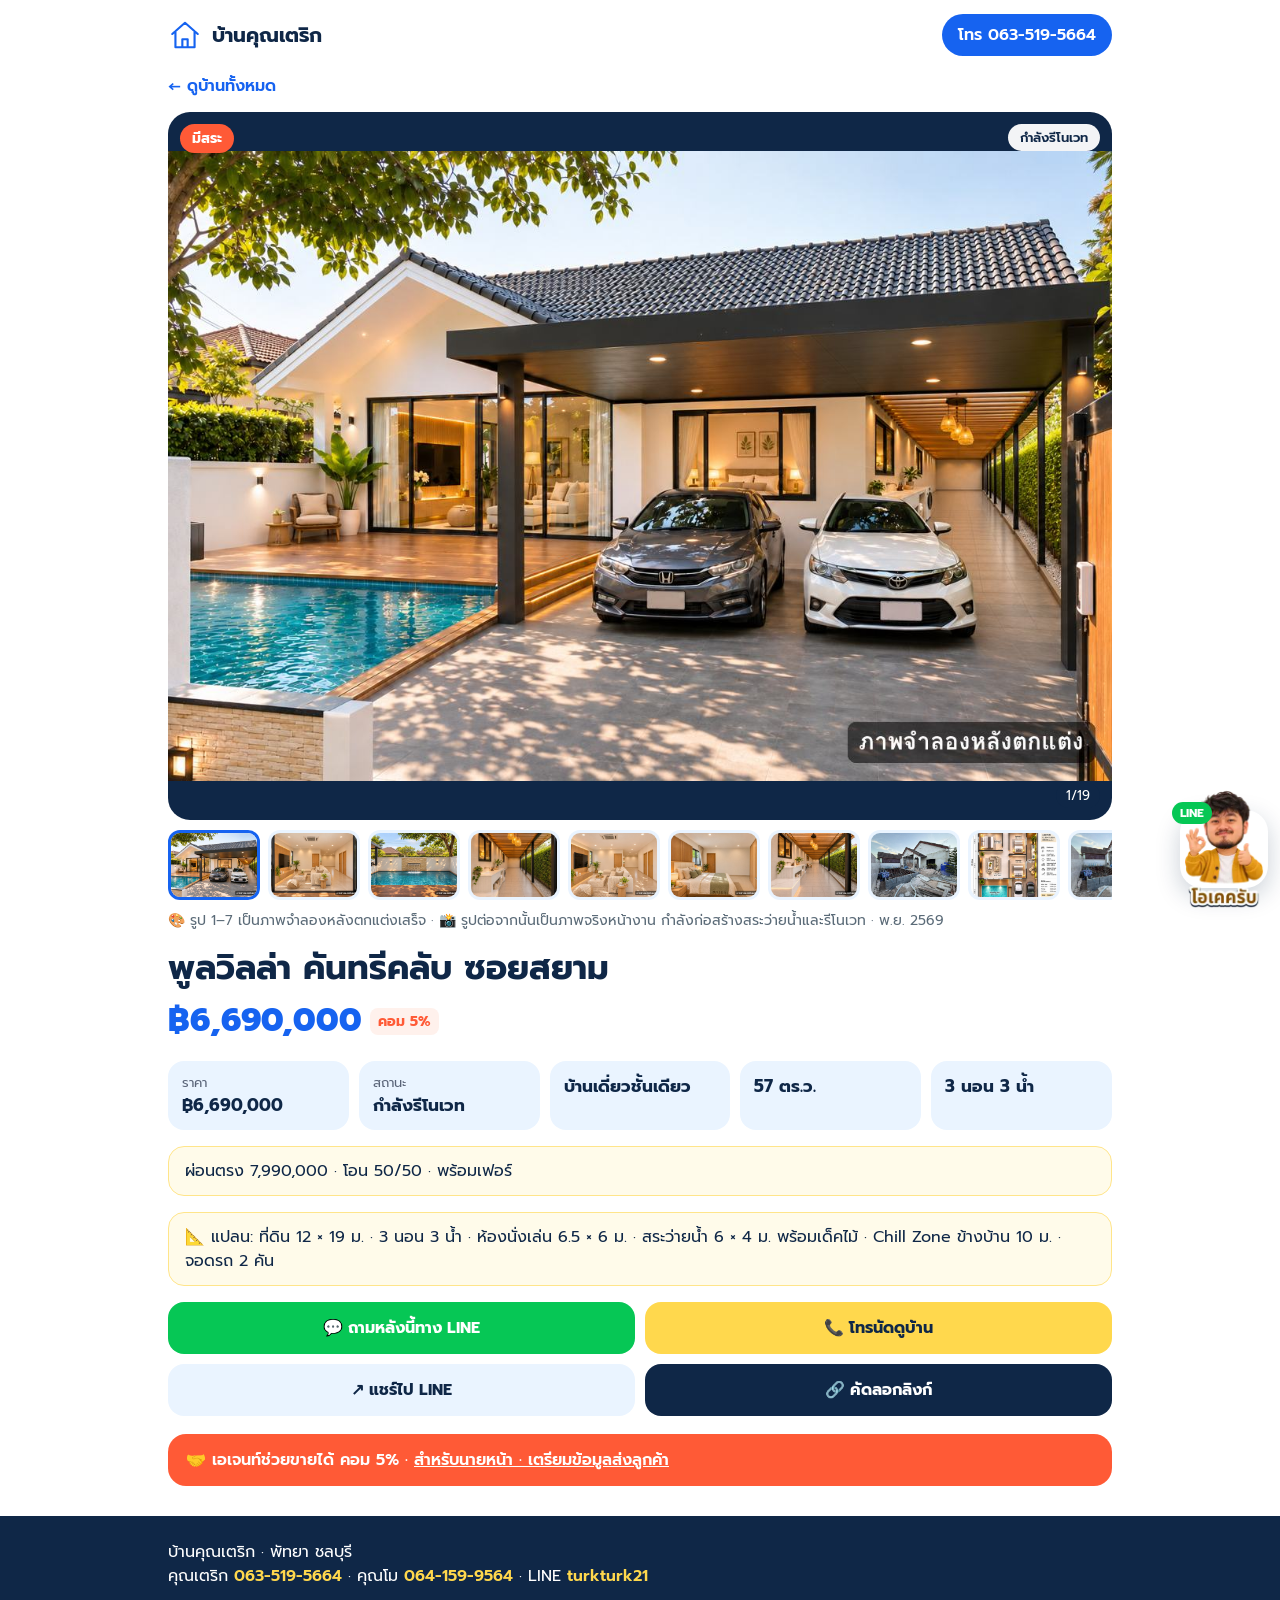
<file: house-poolvilla-siam.html>
<!DOCTYPE html>
<html lang="th"><head><meta charset="utf-8"><meta name="viewport" content="width=device-width,initial-scale=1">
<title>พูลวิลล่า คันทรีคลับ ซอยสยาม · ฿6,690,000 | บ้านคุณเตริก · บ้านพัทยา</title>
<meta name="description" content="บ้านเดี่ยวชั้นเดียว · 57 ตร.ว. · 3 นอน 3 น้ำ · ผ่อนตรง 7,990,000 · โอน 50/50 · พร้อมเฟอร์">
<meta property="og:type" content="website"><meta property="og:site_name" content="บ้านคุณเตริก · บ้านพัทยา"><meta property="og:title" content="พูลวิลล่า คันทรีคลับ ซอยสยาม · ฿6,690,000"><meta property="og:description" content="บ้านเดี่ยวชั้นเดียว · 57 ตร.ว. · 3 นอน 3 น้ำ · ผ่อนตรง 7,990,000 · โอน 50/50 · พร้อมเฟอร์"><meta property="og:image" content="https://bankunturk.github.io/pool-photos/pool-render-1.jpg"><meta property="og:url" content="https://bankunturk.github.io/house-poolvilla-siam.html"><meta name="twitter:card" content="summary_large_image">
<link rel="preconnect" href="https://fonts.googleapis.com"><link href="https://fonts.googleapis.com/css2?family=Prompt:wght@400;600;700;800&display=swap" rel="stylesheet">
<style>:root{--blue:#1663F0;--navy:#0F2747;--yellow:#FFD84D;--coral:#FF5A36;--sky:#EAF4FF}*{box-sizing:border-box}body{margin:0;font-family:Prompt,sans-serif;color:var(--navy);background:#fff}a{color:inherit}.wrap{max-width:980px;margin:0 auto;padding:0 18px}header.top{display:flex;align-items:center;justify-content:space-between;padding:14px 0;gap:12px}.logo{display:flex;align-items:center;gap:10px;font-weight:700;font-size:20px;text-decoration:none}.logo svg{width:34px;height:34px;color:var(--blue)}.back{display:inline-block;margin:4px 0 14px;text-decoration:none;font-weight:600;color:var(--blue)}.call{background:var(--blue);color:#fff;text-decoration:none;padding:9px 16px;border-radius:999px;font-weight:600;white-space:nowrap}.main{position:relative;border-radius:22px;overflow:hidden;background:var(--sky);aspect-ratio:4/3}.main img{width:100%;height:100%;object-fit:contain;display:block;background:#0F2747}.ph{width:100%;height:100%;display:flex;flex-direction:column;align-items:center;justify-content:center;color:var(--blue);gap:8px;font-weight:600}.ph svg{width:80px;opacity:.5}.tag{position:absolute;left:12px;top:12px;background:var(--coral);color:#fff;font-weight:700;border-radius:999px;padding:4px 12px;font-size:14px}.st{position:absolute;right:12px;top:12px;background:rgba(255,255,255,.95);font-weight:600;border-radius:999px;padding:4px 12px;font-size:13px}.thumbs{display:flex;gap:8px;overflow-x:auto;padding:10px 0 4px;scroll-snap-type:x mandatory}.thumbs button{flex:0 0 auto;width:92px;height:70px;border:3px solid transparent;border-radius:12px;padding:0;overflow:hidden;cursor:pointer;background:var(--sky);scroll-snap-align:start}.thumbs button.on{border-color:var(--blue)}.thumbs img{width:100%;height:100%;object-fit:cover;display:block}.cnt{position:absolute;right:12px;bottom:12px;background:rgba(15,39,71,.75);color:#fff;border-radius:999px;padding:3px 10px;font-size:13px}h1{font-size:clamp(24px,4vw,34px);margin:16px 0 4px;line-height:1.25}.price{font-size:32px;font-weight:800;color:var(--blue);margin:6px 0 2px}.com{display:inline-block;margin-left:8px;vertical-align:middle;background:#FFF1EC;color:var(--coral);font-size:14px;font-weight:700;border-radius:8px;padding:3px 8px}.facts{display:grid;grid-template-columns:repeat(auto-fit,minmax(150px,1fr));gap:10px;margin:16px 0}.facts div{background:var(--sky);border-radius:16px;padding:12px 14px}.facts small{display:block;color:#5A6478;font-size:13px}.facts b{font-size:17px}.note{background:#FFFBEA;border:1px solid #FFE58A;border-radius:16px;padding:12px 16px;margin:0 0 16px}.btns{display:grid;grid-template-columns:1fr 1fr;gap:10px;margin:10px 0 18px}.btns a,.btns button{display:flex;align-items:center;justify-content:center;gap:6px;text-decoration:none;font:inherit;font-weight:700;border:0;border-radius:16px;padding:14px;font-size:16px;cursor:pointer}.l{background:#06C755;color:#fff}.t{background:var(--yellow);color:var(--navy)}.s{background:var(--sky);color:var(--navy)}.m{background:var(--navy);color:#fff}.x{grid-column:1/-1;background:var(--yellow);color:var(--navy)}.agent{background:var(--coral);color:#fff;border-radius:18px;padding:14px 18px;font-weight:600;margin:6px 0 20px}footer{margin:30px 0 0;background:var(--navy);color:#fff;padding:24px 0 110px}footer a{color:var(--yellow);text-decoration:none;font-weight:600}.lb{position:fixed;inset:0;background:rgba(0,0,0,.92);z-index:60;display:none;align-items:center;justify-content:center}.lb.on{display:flex}.lb img{max-width:100%;max-height:100%}.buddy{position:fixed;right:12px;bottom:12px;z-index:50;width:88px;height:78px;border-radius:22px;background:#fff;box-shadow:0 8px 24px rgba(15,39,71,.22);display:flex;align-items:center;justify-content:center}.buddy img{width:80px}.buddy::after{content:"LINE";position:absolute;top:-8px;left:-8px;background:#06C755;color:#fff;font-weight:700;font-size:12px;border-radius:999px;padding:2px 8px}.wip{margin:6px 0 0;font-size:14px;color:#5b6b78}</style></head><body>
<div class="wrap">
<header class="top"><a class="logo" href="./"><svg viewBox="0 0 64 64" aria-hidden="true"><path d="M8 30 L32 9 L56 30 M14 25 V55 H50 V25 M27 55 V40 H37 V55" fill="none" stroke="currentColor" stroke-width="4" stroke-linejoin="round" stroke-linecap="round"/></svg><span>บ้านคุณเตริก</span></a><a class="call" href="tel:0635195664">โทร 063-519-5664</a></header>
<a class="back" href="homes.html#list">← ดูบ้านทั้งหมด</a>
<div class="main"><img id="mi" src="pool-photos/pool-render-1.jpg" alt="พูลวิลล่า คันทรีคลับ ซอยสยาม"><span class="cnt" id="cn">1/19</span><span class="tag">มีสระ</span><span class="st">กำลังรีโนเวท</span></div>
<div class="thumbs"><button class="on" data-i="0" aria-label="รูปที่ 1"><img src="pool-photos/pool-render-1.jpg" alt="" loading="lazy"></button><button data-i="1" aria-label="รูปที่ 2"><img src="pool-photos/pool-render-2.jpg" alt="" loading="lazy"></button><button data-i="2" aria-label="รูปที่ 3"><img src="pool-photos/pool-render-3.jpg" alt="" loading="lazy"></button><button data-i="3" aria-label="รูปที่ 4"><img src="pool-photos/pool-render-4.jpg" alt="" loading="lazy"></button><button data-i="4" aria-label="รูปที่ 5"><img src="pool-photos/pool-render-5.jpg" alt="" loading="lazy"></button><button data-i="5" aria-label="รูปที่ 6"><img src="pool-photos/pool-render-6.jpg" alt="" loading="lazy"></button><button data-i="6" aria-label="รูปที่ 7"><img src="pool-photos/pool-render-7.jpg" alt="" loading="lazy"></button><button data-i="7" aria-label="รูปที่ 8"><img src="pool-photos/pool-1.jpg" alt="" loading="lazy"></button><button data-i="8" aria-label="รูปที่ 9"><img src="pool-plan.jpg" alt="" loading="lazy"></button><button data-i="9" aria-label="รูปที่ 10"><img src="pool-photos/pool-2.jpg" alt="" loading="lazy"></button><button data-i="10" aria-label="รูปที่ 11"><img src="pool-photos/pool-3.jpg" alt="" loading="lazy"></button><button data-i="11" aria-label="รูปที่ 12"><img src="pool-photos/pool-4.jpg" alt="" loading="lazy"></button><button data-i="12" aria-label="รูปที่ 13"><img src="pool-photos/pool-5.jpg" alt="" loading="lazy"></button><button data-i="13" aria-label="รูปที่ 14"><img src="pool-photos/pool-6.jpg" alt="" loading="lazy"></button><button data-i="14" aria-label="รูปที่ 15"><img src="pool-photos/pool-7.jpg" alt="" loading="lazy"></button><button data-i="15" aria-label="รูปที่ 16"><img src="pool-photos/pool-8.jpg" alt="" loading="lazy"></button><button data-i="16" aria-label="รูปที่ 17"><img src="pool-photos/pool-9.jpg" alt="" loading="lazy"></button><button data-i="17" aria-label="รูปที่ 18"><img src="pool-photos/pool-10.jpg" alt="" loading="lazy"></button><button data-i="18" aria-label="รูปที่ 19"><img src="pool-photos/pool-11.jpg" alt="" loading="lazy"></button></div>
<p class="wip">🎨 รูป 1–7 เป็นภาพจำลองหลังตกแต่งเสร็จ · 📸 รูปต่อจากนั้นเป็นภาพจริงหน้างาน กำลังก่อสร้างสระว่ายน้ำและรีโนเวท · พ.ย. 2569</p>


<h1>พูลวิลล่า คันทรีคลับ ซอยสยาม</h1>
<p class="price">฿6,690,000<span class="com">คอม 5%</span></p>
<div class="facts"><div><small>ราคา</small><b>฿6,690,000</b></div><div><small>สถานะ</small><b>กำลังรีโนเวท</b></div><div><b>บ้านเดี่ยวชั้นเดียว</b></div><div><b>57 ตร.ว.</b></div><div><b>3 นอน 3 น้ำ</b></div></div>
<div class="note">ผ่อนตรง 7,990,000 · โอน 50/50 · พร้อมเฟอร์</div>
<div class="note plan-spec">📐 แปลน: ที่ดิน 12 × 19 ม. · 3 นอน 3 น้ำ · ห้องนั่งเล่น 6.5 × 6 ม. · สระว่ายน้ำ 6 × 4 ม. พร้อมเด็คไม้ · Chill Zone ข้างบ้าน 10 ม. · จอดรถ 2 คัน</div>
<div class="btns">
<a class="l" href="https://line.me/ti/p/~turkturk21" target="_blank" rel="noopener">💬 ถามหลังนี้ทาง LINE</a>
<a class="t" href="tel:0635195664">📞 โทรนัดดูบ้าน</a>
<a class="s" href="https://social-plugins.line.me/lineit/share?url=https%3A%2F%2Fbankunturk.github.io%2Fhouse-poolvilla-siam.html" target="_blank" rel="noopener">↗ แชร์ไป LINE</a>
<button class="m" id="cp" type="button">🔗 คัดลอกลิงก์</button>

</div>
<div class="agent">🤝 เอเจนท์ช่วยขายได้ คอม 5% · <a href="broker.html?house=house-poolvilla-siam.html">สำหรับนายหน้า · เตรียมข้อมูลส่งลูกค้า</a></div>
</div>
<footer><div class="wrap">บ้านคุณเตริก · พัทยา ชลบุรี<br>คุณเตริก <a href="tel:0635195664">063-519-5664</a> · คุณโม <a href="tel:0641599564">064-159-9564</a> · LINE <a href="https://line.me/ti/p/~turkturk21" target="_blank" rel="noopener">turkturk21</a></div></footer>
<div class="lb" id="lb"><img id="lbi" alt=""></div>
<a class="buddy" href="https://line.me/ti/p/~turkturk21" target="_blank" rel="noopener" aria-label="แชท LINE กับคุณเตริก"><img src="stk02.webp" alt=""></a>
<script>(()=>{const G=["pool-photos/pool-render-1.jpg","pool-photos/pool-render-2.jpg","pool-photos/pool-render-3.jpg","pool-photos/pool-render-4.jpg","pool-photos/pool-render-5.jpg","pool-photos/pool-render-6.jpg","pool-photos/pool-render-7.jpg","pool-photos/pool-1.jpg","pool-plan.jpg","pool-photos/pool-2.jpg","pool-photos/pool-3.jpg","pool-photos/pool-4.jpg","pool-photos/pool-5.jpg","pool-photos/pool-6.jpg","pool-photos/pool-7.jpg","pool-photos/pool-8.jpg","pool-photos/pool-9.jpg","pool-photos/pool-10.jpg","pool-photos/pool-11.jpg"];const mi=document.getElementById('mi'),cn=document.getElementById('cn'),lb=document.getElementById('lb'),lbi=document.getElementById('lbi');let i=0;
function show(k){i=(k+G.length)%G.length;mi.src=G[i];if(cn)cn.textContent=(i+1)+'/'+G.length;document.querySelectorAll('.thumbs button').forEach(b=>b.classList.toggle('on',+b.dataset.i===i))}
document.querySelectorAll('.thumbs button').forEach(b=>b.onclick=()=>show(+b.dataset.i));
if(mi){mi.onclick=()=>{lbi.src=G[i];lb.classList.add('on')};let x0=null;mi.addEventListener('touchstart',e=>x0=e.touches[0].clientX,{passive:true});mi.addEventListener('touchend',e=>{if(x0===null)return;const dx=e.changedTouches[0].clientX-x0;if(Math.abs(dx)>40)show(i+(dx<0?1:-1));x0=null})}
lb.onclick=()=>lb.classList.remove('on');
document.getElementById('cp').onclick=async()=>{try{await navigator.clipboard.writeText("พูลวิลล่า คันทรีคลับ ซอยสยาม ฿6,690,000 — https://bankunturk.github.io/house-poolvilla-siam.html");document.getElementById('cp').textContent='✓ คัดลอกแล้ว'}catch(e){prompt('คัดลอกลิงก์นี้',location.href)}}})();</script>
<script src="customer.js"></script>
</body></html>
</file>
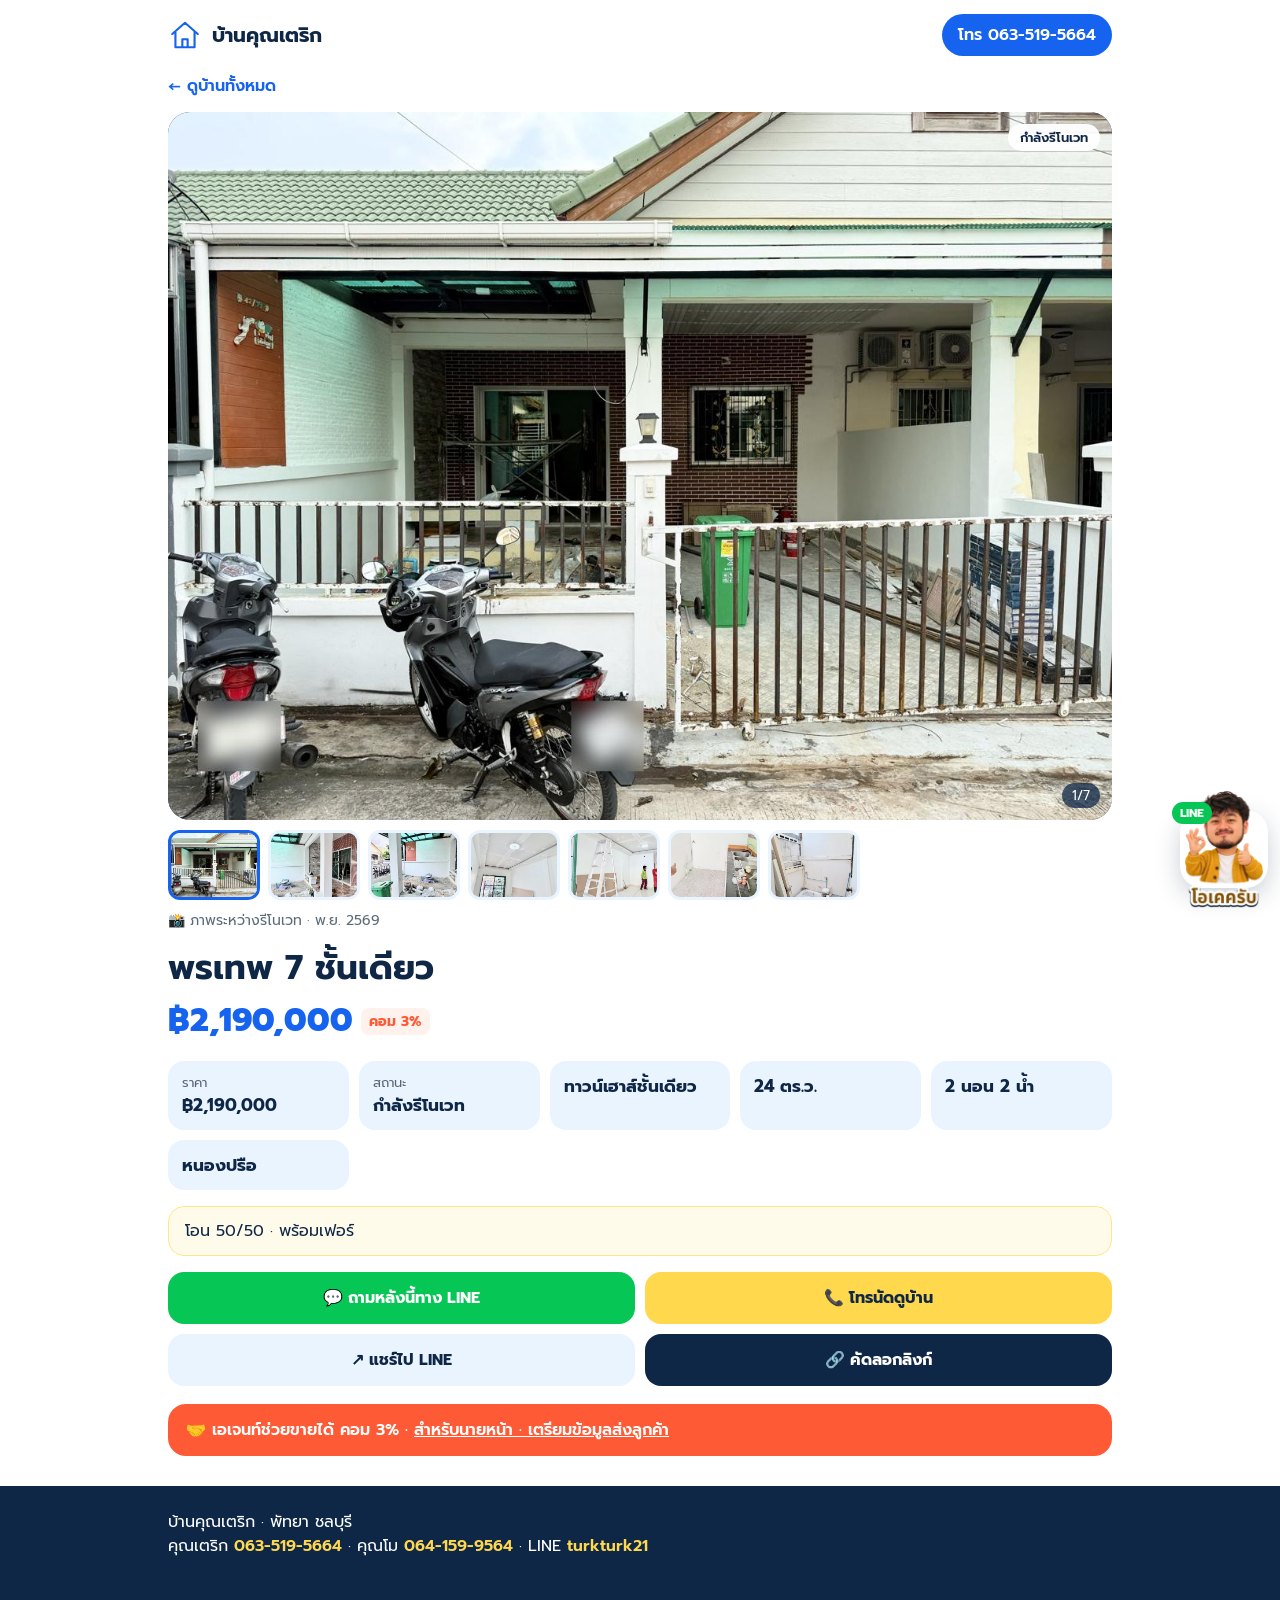
<file: house-pornthep7.html>
<!DOCTYPE html>
<html lang="th"><head><meta charset="utf-8"><meta name="viewport" content="width=device-width,initial-scale=1">
<title>พรเทพ 7 ชั้นเดียว · ฿2,190,000 | บ้านคุณเตริก · บ้านพัทยา</title>
<meta name="description" content="ทาวน์เฮาส์ชั้นเดียว · 24 ตร.ว. · 2 นอน 2 น้ำ · หนองปรือ · โอน 50/50 · พร้อมเฟอร์">
<meta property="og:type" content="website"><meta property="og:site_name" content="บ้านคุณเตริก · บ้านพัทยา"><meta property="og:title" content="พรเทพ 7 ชั้นเดียว · ฿2,190,000"><meta property="og:description" content="ทาวน์เฮาส์ชั้นเดียว · 24 ตร.ว. · 2 นอน 2 น้ำ · หนองปรือ · โอน 50/50 · พร้อมเฟอร์"><meta property="og:image" content="https://bankunturk.github.io/pool-photos/pornthep7-1.jpg"><meta property="og:url" content="https://bankunturk.github.io/house-pornthep7.html"><meta name="twitter:card" content="summary_large_image">
<link rel="preconnect" href="https://fonts.googleapis.com"><link href="https://fonts.googleapis.com/css2?family=Prompt:wght@400;600;700;800&display=swap" rel="stylesheet">
<style>:root{--blue:#1663F0;--navy:#0F2747;--yellow:#FFD84D;--coral:#FF5A36;--sky:#EAF4FF}*{box-sizing:border-box}body{margin:0;font-family:Prompt,sans-serif;color:var(--navy);background:#fff}a{color:inherit}.wrap{max-width:980px;margin:0 auto;padding:0 18px}header.top{display:flex;align-items:center;justify-content:space-between;padding:14px 0;gap:12px}.logo{display:flex;align-items:center;gap:10px;font-weight:700;font-size:20px;text-decoration:none}.logo svg{width:34px;height:34px;color:var(--blue)}.back{display:inline-block;margin:4px 0 14px;text-decoration:none;font-weight:600;color:var(--blue)}.call{background:var(--blue);color:#fff;text-decoration:none;padding:9px 16px;border-radius:999px;font-weight:600;white-space:nowrap}.main{position:relative;border-radius:22px;overflow:hidden;background:var(--sky);aspect-ratio:4/3}.main img{width:100%;height:100%;object-fit:contain;display:block;background:#0F2747}.ph{width:100%;height:100%;display:flex;flex-direction:column;align-items:center;justify-content:center;color:var(--blue);gap:8px;font-weight:600}.ph svg{width:80px;opacity:.5}.tag{position:absolute;left:12px;top:12px;background:var(--coral);color:#fff;font-weight:700;border-radius:999px;padding:4px 12px;font-size:14px}.st{position:absolute;right:12px;top:12px;background:rgba(255,255,255,.95);font-weight:600;border-radius:999px;padding:4px 12px;font-size:13px}.thumbs{display:flex;gap:8px;overflow-x:auto;padding:10px 0 4px;scroll-snap-type:x mandatory}.thumbs button{flex:0 0 auto;width:92px;height:70px;border:3px solid transparent;border-radius:12px;padding:0;overflow:hidden;cursor:pointer;background:var(--sky);scroll-snap-align:start}.thumbs button.on{border-color:var(--blue)}.thumbs img{width:100%;height:100%;object-fit:cover;display:block}.cnt{position:absolute;right:12px;bottom:12px;background:rgba(15,39,71,.75);color:#fff;border-radius:999px;padding:3px 10px;font-size:13px}h1{font-size:clamp(24px,4vw,34px);margin:16px 0 4px;line-height:1.25}.price{font-size:32px;font-weight:800;color:var(--blue);margin:6px 0 2px}.com{display:inline-block;margin-left:8px;vertical-align:middle;background:#FFF1EC;color:var(--coral);font-size:14px;font-weight:700;border-radius:8px;padding:3px 8px}.facts{display:grid;grid-template-columns:repeat(auto-fit,minmax(150px,1fr));gap:10px;margin:16px 0}.facts div{background:var(--sky);border-radius:16px;padding:12px 14px}.facts small{display:block;color:#5A6478;font-size:13px}.facts b{font-size:17px}.note{background:#FFFBEA;border:1px solid #FFE58A;border-radius:16px;padding:12px 16px;margin:0 0 16px}.btns{display:grid;grid-template-columns:1fr 1fr;gap:10px;margin:10px 0 18px}.btns a,.btns button{display:flex;align-items:center;justify-content:center;gap:6px;text-decoration:none;font:inherit;font-weight:700;border:0;border-radius:16px;padding:14px;font-size:16px;cursor:pointer}.l{background:#06C755;color:#fff}.t{background:var(--yellow);color:var(--navy)}.s{background:var(--sky);color:var(--navy)}.m{background:var(--navy);color:#fff}.x{grid-column:1/-1;background:var(--yellow);color:var(--navy)}.agent{background:var(--coral);color:#fff;border-radius:18px;padding:14px 18px;font-weight:600;margin:6px 0 20px}footer{margin:30px 0 0;background:var(--navy);color:#fff;padding:24px 0 110px}footer a{color:var(--yellow);text-decoration:none;font-weight:600}.lb{position:fixed;inset:0;background:rgba(0,0,0,.92);z-index:60;display:none;align-items:center;justify-content:center}.lb.on{display:flex}.lb img{max-width:100%;max-height:100%}.buddy{position:fixed;right:12px;bottom:12px;z-index:50;width:88px;height:78px;border-radius:22px;background:#fff;box-shadow:0 8px 24px rgba(15,39,71,.22);display:flex;align-items:center;justify-content:center}.buddy img{width:80px}.buddy::after{content:"LINE";position:absolute;top:-8px;left:-8px;background:#06C755;color:#fff;font-weight:700;font-size:12px;border-radius:999px;padding:2px 8px}.wip{margin:6px 0 0;font-size:14px;color:#5b6b78}</style></head><body>
<div class="wrap">
<header class="top"><a class="logo" href="./"><svg viewBox="0 0 64 64" aria-hidden="true"><path d="M8 30 L32 9 L56 30 M14 25 V55 H50 V25 M27 55 V40 H37 V55" fill="none" stroke="currentColor" stroke-width="4" stroke-linejoin="round" stroke-linecap="round"/></svg><span>บ้านคุณเตริก</span></a><a class="call" href="tel:0635195664">โทร 063-519-5664</a></header>
<a class="back" href="homes.html#list">← ดูบ้านทั้งหมด</a>
<div class="main"><img id="mi" src="pool-photos/pornthep7-1.jpg" alt="พรเทพ 7"><span class="cnt" id="cn">1/7</span><span class="st">กำลังรีโนเวท</span></div>
<div class="thumbs"><button class="on" data-i="0" aria-label="รูปที่ 1"><img src="pool-photos/pornthep7-1.jpg" alt="" loading="lazy"></button><button data-i="1" aria-label="รูปที่ 2"><img src="pool-photos/pornthep7-2.jpg" alt="" loading="lazy"></button><button data-i="2" aria-label="รูปที่ 3"><img src="pool-photos/pornthep7-3.jpg" alt="" loading="lazy"></button><button data-i="3" aria-label="รูปที่ 4"><img src="pool-photos/pornthep7-4.jpg" alt="" loading="lazy"></button><button data-i="4" aria-label="รูปที่ 5"><img src="pool-photos/pornthep7-5.jpg" alt="" loading="lazy"></button><button data-i="5" aria-label="รูปที่ 6"><img src="pool-photos/pornthep7-6.jpg" alt="" loading="lazy"></button><button data-i="6" aria-label="รูปที่ 7"><img src="pool-photos/pornthep7-7.jpg" alt="" loading="lazy"></button></div>
<p class="wip">📸 ภาพระหว่างรีโนเวท · พ.ย. 2569</p>


<h1>พรเทพ 7 ชั้นเดียว</h1>
<p class="price">฿2,190,000<span class="com">คอม 3%</span></p>
<div class="facts"><div><small>ราคา</small><b>฿2,190,000</b></div><div><small>สถานะ</small><b>กำลังรีโนเวท</b></div><div><b>ทาวน์เฮาส์ชั้นเดียว</b></div><div><b>24 ตร.ว.</b></div><div><b>2 นอน 2 น้ำ</b></div><div><b>หนองปรือ</b></div></div>
<div class="note">โอน 50/50 · พร้อมเฟอร์</div>
<div class="btns">
<a class="l" href="https://line.me/ti/p/~turkturk21" target="_blank" rel="noopener">💬 ถามหลังนี้ทาง LINE</a>
<a class="t" href="tel:0635195664">📞 โทรนัดดูบ้าน</a>
<a class="s" href="https://social-plugins.line.me/lineit/share?url=https%3A%2F%2Fbankunturk.github.io%2Fhouse-pornthep7.html" target="_blank" rel="noopener">↗ แชร์ไป LINE</a>
<button class="m" id="cp" type="button">🔗 คัดลอกลิงก์</button>

</div>
<div class="agent">🤝 เอเจนท์ช่วยขายได้ คอม 3% · <a href="broker.html?house=house-pornthep7.html">สำหรับนายหน้า · เตรียมข้อมูลส่งลูกค้า</a></div>
</div>
<footer><div class="wrap">บ้านคุณเตริก · พัทยา ชลบุรี<br>คุณเตริก <a href="tel:0635195664">063-519-5664</a> · คุณโม <a href="tel:0641599564">064-159-9564</a> · LINE <a href="https://line.me/ti/p/~turkturk21" target="_blank" rel="noopener">turkturk21</a></div></footer>
<div class="lb" id="lb"><img id="lbi" alt=""></div>
<a class="buddy" href="https://line.me/ti/p/~turkturk21" target="_blank" rel="noopener" aria-label="แชท LINE กับคุณเตริก"><img src="stk02.webp" alt=""></a>
<script>(()=>{const G=["pool-photos/pornthep7-1.jpg","pool-photos/pornthep7-2.jpg","pool-photos/pornthep7-3.jpg","pool-photos/pornthep7-4.jpg","pool-photos/pornthep7-5.jpg","pool-photos/pornthep7-6.jpg","pool-photos/pornthep7-7.jpg"];const mi=document.getElementById('mi'),cn=document.getElementById('cn'),lb=document.getElementById('lb'),lbi=document.getElementById('lbi');let i=0;
function show(k){i=(k+G.length)%G.length;mi.src=G[i];if(cn)cn.textContent=(i+1)+'/'+G.length;document.querySelectorAll('.thumbs button').forEach(b=>b.classList.toggle('on',+b.dataset.i===i))}
document.querySelectorAll('.thumbs button').forEach(b=>b.onclick=()=>show(+b.dataset.i));
if(mi){mi.onclick=()=>{lbi.src=G[i];lb.classList.add('on')};let x0=null;mi.addEventListener('touchstart',e=>x0=e.touches[0].clientX,{passive:true});mi.addEventListener('touchend',e=>{if(x0===null)return;const dx=e.changedTouches[0].clientX-x0;if(Math.abs(dx)>40)show(i+(dx<0?1:-1));x0=null})}
lb.onclick=()=>lb.classList.remove('on');
document.getElementById('cp').onclick=async()=>{try{await navigator.clipboard.writeText("พรเทพ 7 ชั้นเดียว ฿2,190,000 — https://bankunturk.github.io/house-pornthep7.html");document.getElementById('cp').textContent='✓ คัดลอกแล้ว'}catch(e){prompt('คัดลอกลิงก์นี้',location.href)}}})();</script>
<script src="customer.js"></script>
</body></html>
</file>
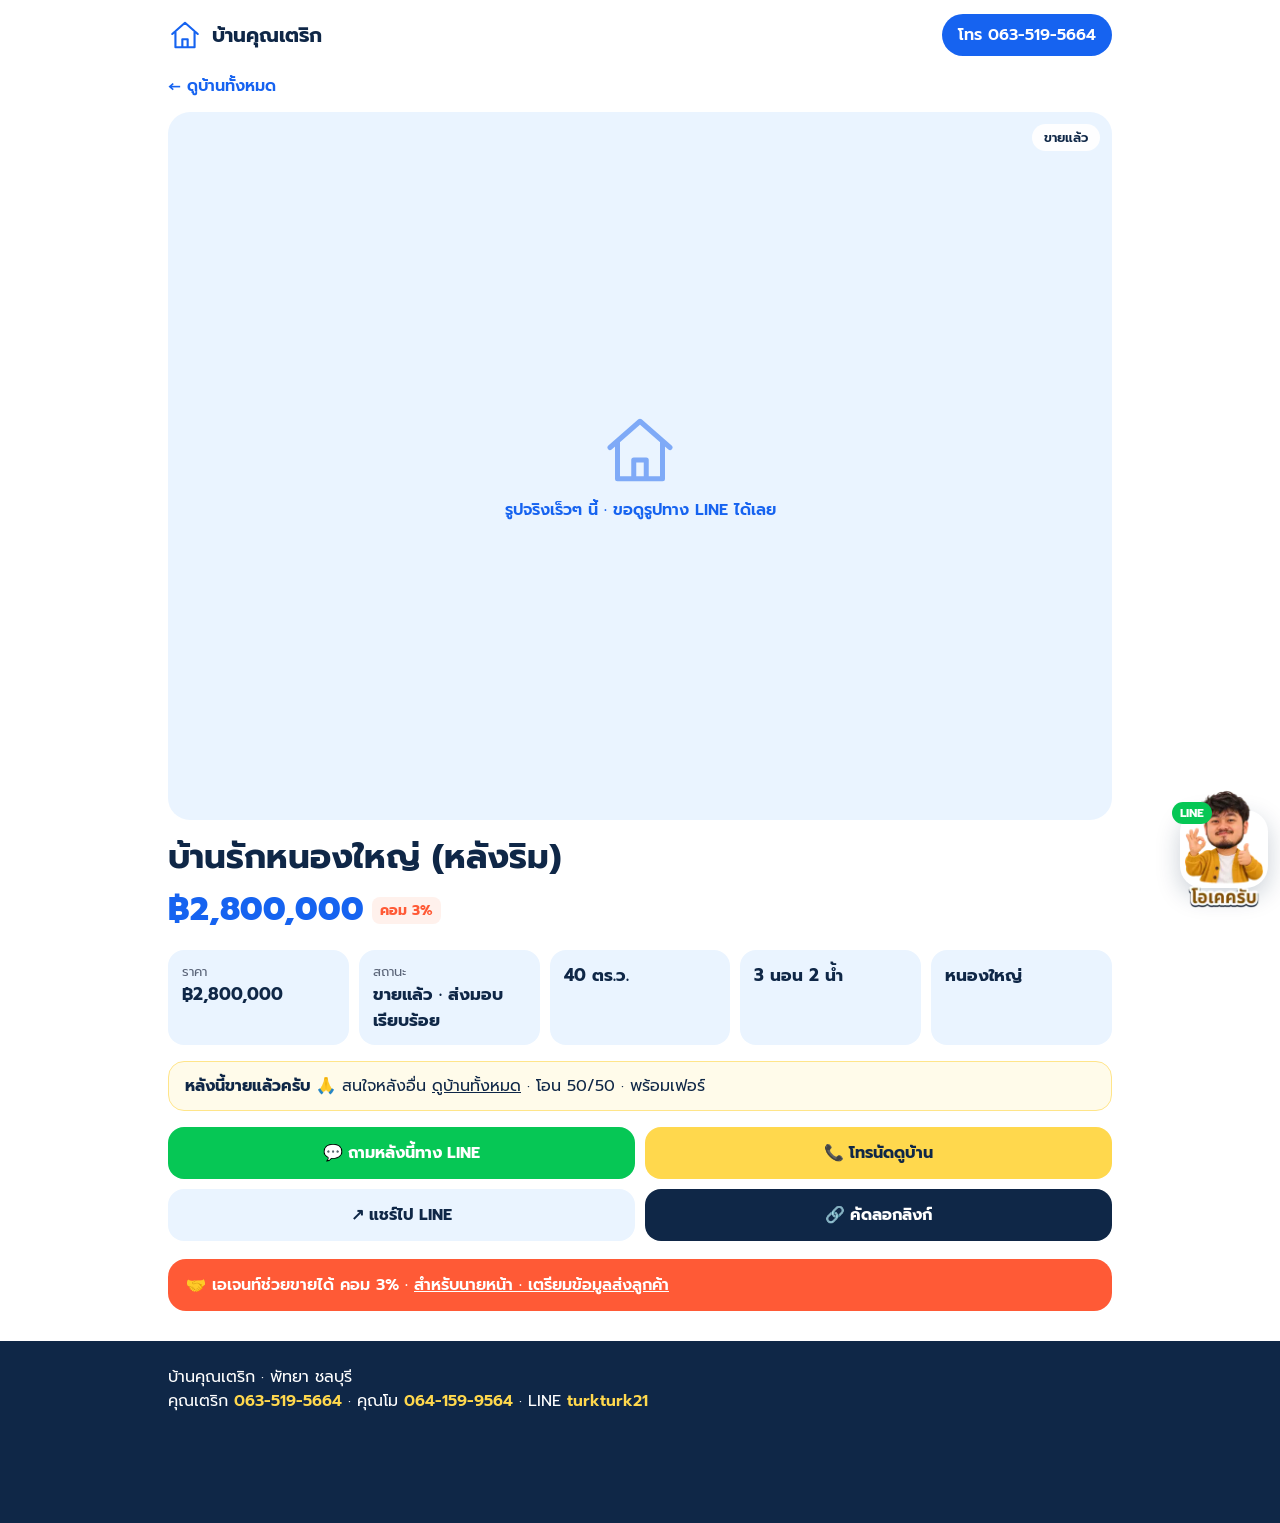
<file: house-raknongyai.html>
<!DOCTYPE html>
<html lang="th"><head><meta charset="utf-8"><meta name="viewport" content="width=device-width,initial-scale=1">
<title>บ้านรักหนองใหญ่ (หลังริม) · ฿2,800,000 | บ้านคุณเตริก · บ้านพัทยา</title>
<meta name="description" content="40 ตร.ว. · 3 นอน 2 น้ำ · หนองใหญ่ · โอน 50/50 · พร้อมเฟอร์">
<meta property="og:type" content="website"><meta property="og:site_name" content="บ้านคุณเตริก · บ้านพัทยา"><meta property="og:title" content="บ้านรักหนองใหญ่ (หลังริม) · ฿2,800,000"><meta property="og:description" content="40 ตร.ว. · 3 นอน 2 น้ำ · หนองใหญ่ · โอน 50/50 · พร้อมเฟอร์"><meta property="og:image" content="https://bankunturk.github.io/og.jpg"><meta property="og:url" content="https://bankunturk.github.io/house-raknongyai.html"><meta name="twitter:card" content="summary_large_image">
<link rel="preconnect" href="https://fonts.googleapis.com"><link href="https://fonts.googleapis.com/css2?family=Prompt:wght@400;600;700;800&display=swap" rel="stylesheet">
<style>:root{--blue:#1663F0;--navy:#0F2747;--yellow:#FFD84D;--coral:#FF5A36;--sky:#EAF4FF}*{box-sizing:border-box}body{margin:0;font-family:Prompt,sans-serif;color:var(--navy);background:#fff}a{color:inherit}.wrap{max-width:980px;margin:0 auto;padding:0 18px}header.top{display:flex;align-items:center;justify-content:space-between;padding:14px 0;gap:12px}.logo{display:flex;align-items:center;gap:10px;font-weight:700;font-size:20px;text-decoration:none}.logo svg{width:34px;height:34px;color:var(--blue)}.back{display:inline-block;margin:4px 0 14px;text-decoration:none;font-weight:600;color:var(--blue)}.call{background:var(--blue);color:#fff;text-decoration:none;padding:9px 16px;border-radius:999px;font-weight:600;white-space:nowrap}.main{position:relative;border-radius:22px;overflow:hidden;background:var(--sky);aspect-ratio:4/3}.main img{width:100%;height:100%;object-fit:contain;display:block;background:#0F2747}.ph{width:100%;height:100%;display:flex;flex-direction:column;align-items:center;justify-content:center;color:var(--blue);gap:8px;font-weight:600}.ph svg{width:80px;opacity:.5}.tag{position:absolute;left:12px;top:12px;background:var(--coral);color:#fff;font-weight:700;border-radius:999px;padding:4px 12px;font-size:14px}.st{position:absolute;right:12px;top:12px;background:rgba(255,255,255,.95);font-weight:600;border-radius:999px;padding:4px 12px;font-size:13px}.thumbs{display:flex;gap:8px;overflow-x:auto;padding:10px 0 4px;scroll-snap-type:x mandatory}.thumbs button{flex:0 0 auto;width:92px;height:70px;border:3px solid transparent;border-radius:12px;padding:0;overflow:hidden;cursor:pointer;background:var(--sky);scroll-snap-align:start}.thumbs button.on{border-color:var(--blue)}.thumbs img{width:100%;height:100%;object-fit:cover;display:block}.cnt{position:absolute;right:12px;bottom:12px;background:rgba(15,39,71,.75);color:#fff;border-radius:999px;padding:3px 10px;font-size:13px}h1{font-size:clamp(24px,4vw,34px);margin:16px 0 4px;line-height:1.25}.price{font-size:32px;font-weight:800;color:var(--blue);margin:6px 0 2px}.com{display:inline-block;margin-left:8px;vertical-align:middle;background:#FFF1EC;color:var(--coral);font-size:14px;font-weight:700;border-radius:8px;padding:3px 8px}.facts{display:grid;grid-template-columns:repeat(auto-fit,minmax(150px,1fr));gap:10px;margin:16px 0}.facts div{background:var(--sky);border-radius:16px;padding:12px 14px}.facts small{display:block;color:#5A6478;font-size:13px}.facts b{font-size:17px}.note{background:#FFFBEA;border:1px solid #FFE58A;border-radius:16px;padding:12px 16px;margin:0 0 16px}.btns{display:grid;grid-template-columns:1fr 1fr;gap:10px;margin:10px 0 18px}.btns a,.btns button{display:flex;align-items:center;justify-content:center;gap:6px;text-decoration:none;font:inherit;font-weight:700;border:0;border-radius:16px;padding:14px;font-size:16px;cursor:pointer}.l{background:#06C755;color:#fff}.t{background:var(--yellow);color:var(--navy)}.s{background:var(--sky);color:var(--navy)}.m{background:var(--navy);color:#fff}.x{grid-column:1/-1;background:var(--yellow);color:var(--navy)}.agent{background:var(--coral);color:#fff;border-radius:18px;padding:14px 18px;font-weight:600;margin:6px 0 20px}footer{margin:30px 0 0;background:var(--navy);color:#fff;padding:24px 0 110px}footer a{color:var(--yellow);text-decoration:none;font-weight:600}.lb{position:fixed;inset:0;background:rgba(0,0,0,.92);z-index:60;display:none;align-items:center;justify-content:center}.lb.on{display:flex}.lb img{max-width:100%;max-height:100%}.buddy{position:fixed;right:12px;bottom:12px;z-index:50;width:88px;height:78px;border-radius:22px;background:#fff;box-shadow:0 8px 24px rgba(15,39,71,.22);display:flex;align-items:center;justify-content:center}.buddy img{width:80px}.buddy::after{content:"LINE";position:absolute;top:-8px;left:-8px;background:#06C755;color:#fff;font-weight:700;font-size:12px;border-radius:999px;padding:2px 8px}</style></head><body>
<div class="wrap">
<header class="top"><a class="logo" href="./"><svg viewBox="0 0 64 64" aria-hidden="true"><path d="M8 30 L32 9 L56 30 M14 25 V55 H50 V25 M27 55 V40 H37 V55" fill="none" stroke="currentColor" stroke-width="4" stroke-linejoin="round" stroke-linecap="round"/></svg><span>บ้านคุณเตริก</span></a><a class="call" href="tel:0635195664">โทร 063-519-5664</a></header>
<a class="back" href="homes.html#list">← ดูบ้านทั้งหมด</a>
<div class="main"><div class="ph"><svg viewBox="0 0 64 64" aria-hidden="true"><path d="M8 30 L32 9 L56 30 M14 25 V55 H50 V25 M27 55 V40 H37 V55" fill="none" stroke="currentColor" stroke-width="4" stroke-linejoin="round" stroke-linecap="round"/></svg><span>รูปจริงเร็วๆ นี้ · ขอดูรูปทาง LINE ได้เลย</span></div><span class="st">ขายแล้ว</span></div>

<h1>บ้านรักหนองใหญ่ (หลังริม)</h1>
<p class="price">฿2,800,000<span class="com">คอม 3%</span></p>
<div class="facts"><div><small>ราคา</small><b>฿2,800,000</b></div><div><small>สถานะ</small><b>ขายแล้ว · ส่งมอบเรียบร้อย</b></div><div><b>40 ตร.ว.</b></div><div><b>3 นอน 2 น้ำ</b></div><div><b>หนองใหญ่</b></div></div>
<div class="note"><b>หลังนี้ขายแล้วครับ 🙏</b> สนใจหลังอื่น <a href="homes.html#list">ดูบ้านทั้งหมด</a> · โอน 50/50 · พร้อมเฟอร์</div>
<div class="btns">
<a class="l" href="https://line.me/ti/p/~turkturk21" target="_blank" rel="noopener">💬 ถามหลังนี้ทาง LINE</a>
<a class="t" href="tel:0635195664">📞 โทรนัดดูบ้าน</a>
<a class="s" href="https://social-plugins.line.me/lineit/share?url=https%3A%2F%2Fbankunturk.github.io%2Fhouse-raknongyai.html" target="_blank" rel="noopener">↗ แชร์ไป LINE</a>
<button class="m" id="cp" type="button">🔗 คัดลอกลิงก์</button>

</div>
<div class="agent">🤝 เอเจนท์ช่วยขายได้ คอม 3% · <a href="broker.html?house=house-raknongyai.html">สำหรับนายหน้า · เตรียมข้อมูลส่งลูกค้า</a></div>
</div>
<footer><div class="wrap">บ้านคุณเตริก · พัทยา ชลบุรี<br>คุณเตริก <a href="tel:0635195664">063-519-5664</a> · คุณโม <a href="tel:0641599564">064-159-9564</a> · LINE <a href="https://line.me/ti/p/~turkturk21" target="_blank" rel="noopener">turkturk21</a></div></footer>
<div class="lb" id="lb"><img id="lbi" alt=""></div>
<a class="buddy" href="https://line.me/ti/p/~turkturk21" target="_blank" rel="noopener" aria-label="แชท LINE กับคุณเตริก"><img src="stk02.webp" alt=""></a>
<script>(()=>{const G=[];const mi=document.getElementById('mi'),cn=document.getElementById('cn'),lb=document.getElementById('lb'),lbi=document.getElementById('lbi');let i=0;
function show(k){i=(k+G.length)%G.length;mi.src=G[i];if(cn)cn.textContent=(i+1)+'/'+G.length;document.querySelectorAll('.thumbs button').forEach(b=>b.classList.toggle('on',+b.dataset.i===i))}
document.querySelectorAll('.thumbs button').forEach(b=>b.onclick=()=>show(+b.dataset.i));
if(mi){mi.onclick=()=>{lbi.src=G[i];lb.classList.add('on')};let x0=null;mi.addEventListener('touchstart',e=>x0=e.touches[0].clientX,{passive:true});mi.addEventListener('touchend',e=>{if(x0===null)return;const dx=e.changedTouches[0].clientX-x0;if(Math.abs(dx)>40)show(i+(dx<0?1:-1));x0=null})}
lb.onclick=()=>lb.classList.remove('on');
document.getElementById('cp').onclick=async()=>{try{await navigator.clipboard.writeText("บ้านรักหนองใหญ่ (หลังริม) ฿2,800,000 — https://bankunturk.github.io/house-raknongyai.html");document.getElementById('cp').textContent='✓ คัดลอกแล้ว'}catch(e){prompt('คัดลอกลิงก์นี้',location.href)}}})();</script>
<script src="customer.js"></script>
</body></html>
</file>
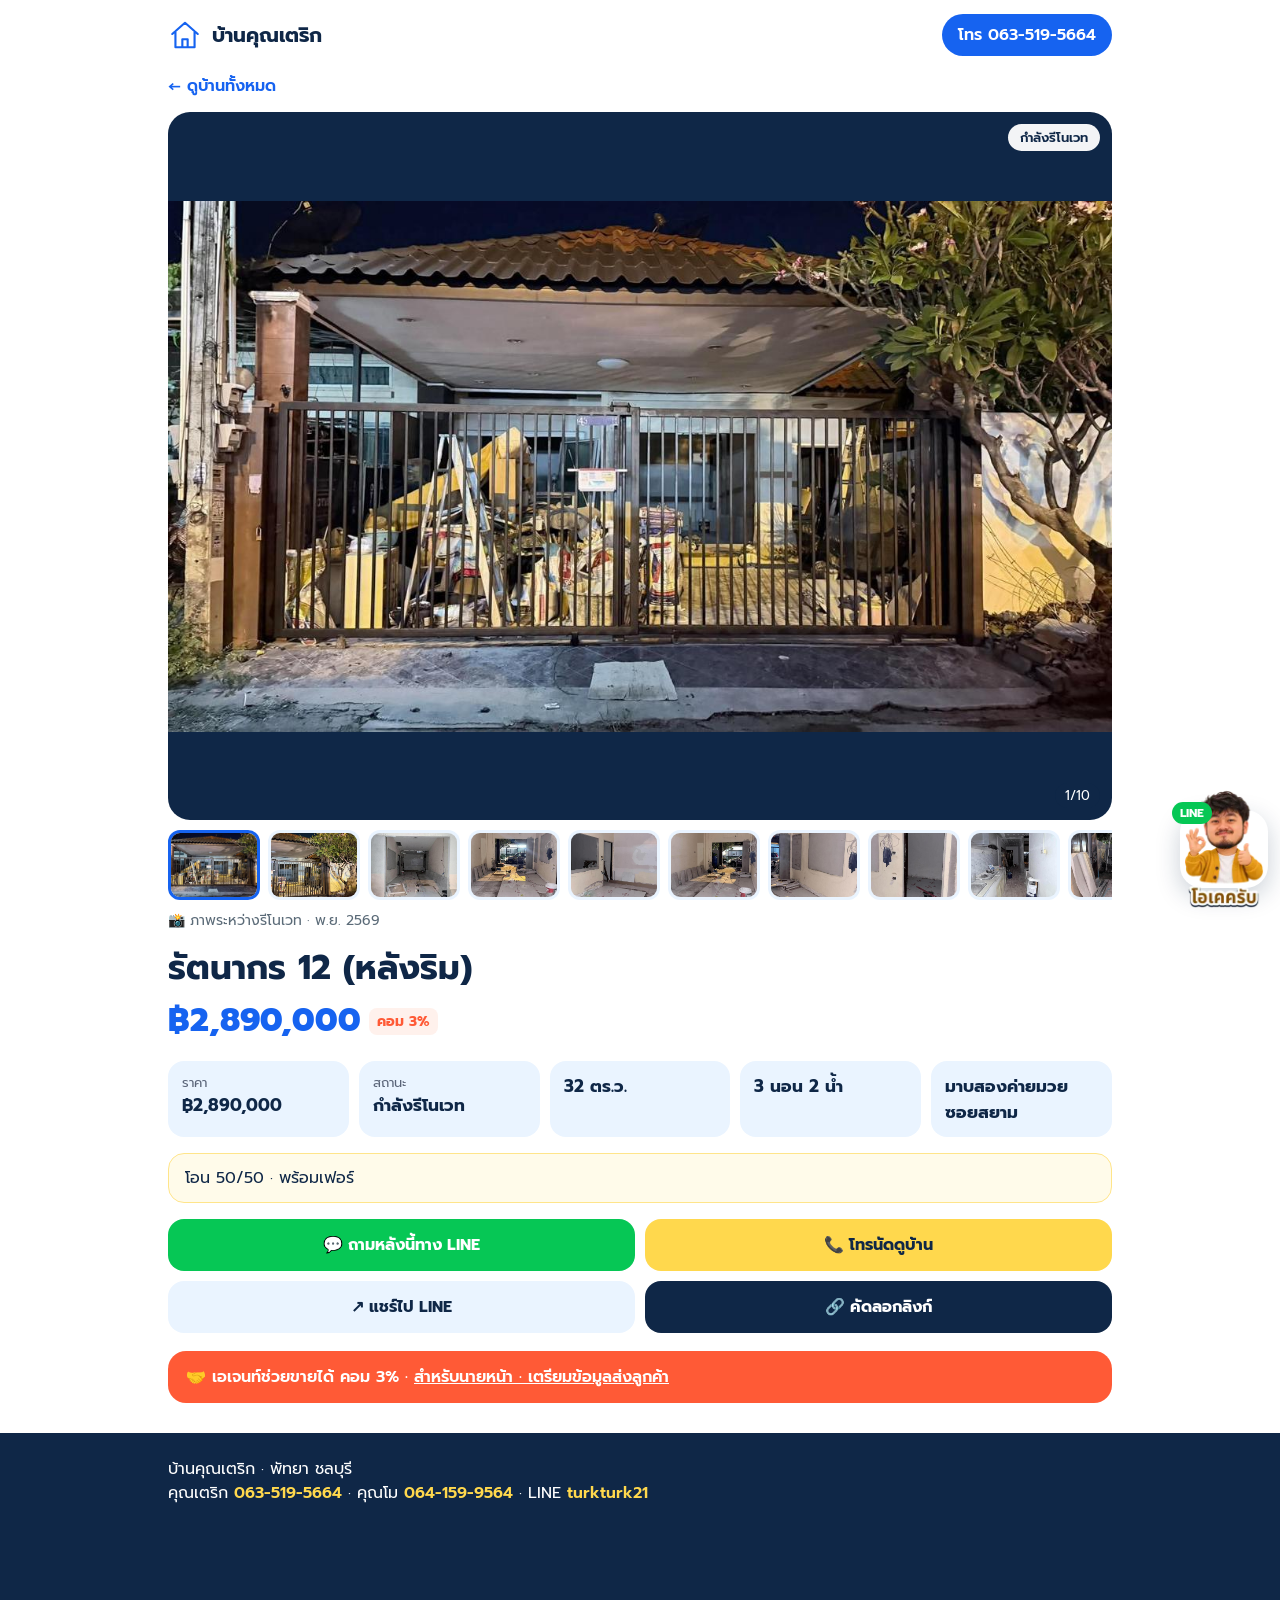
<file: house-rk12.html>
<!DOCTYPE html>
<html lang="th"><head><meta charset="utf-8"><meta name="viewport" content="width=device-width,initial-scale=1">
<title>รัตนากร 12 (หลังริม) · ฿2,890,000 | บ้านคุณเตริก · บ้านพัทยา</title>
<meta name="description" content="32 ตร.ว. · 3 นอน 2 น้ำ · มาบสองค่ายมวย ซอยสยาม · โอน 50/50 · พร้อมเฟอร์">
<meta property="og:type" content="website"><meta property="og:site_name" content="บ้านคุณเตริก · บ้านพัทยา"><meta property="og:title" content="รัตนากร 12 (หลังริม) · ฿2,890,000"><meta property="og:description" content="32 ตร.ว. · 3 นอน 2 น้ำ · มาบสองค่ายมวย ซอยสยาม · โอน 50/50 · พร้อมเฟอร์"><meta property="og:image" content="https://bankunturk.github.io/rk12-photos/rk12-1.jpg"><meta property="og:url" content="https://bankunturk.github.io/house-rk12.html"><meta name="twitter:card" content="summary_large_image">
<link rel="preconnect" href="https://fonts.googleapis.com"><link href="https://fonts.googleapis.com/css2?family=Prompt:wght@400;600;700;800&display=swap" rel="stylesheet">
<style>:root{--blue:#1663F0;--navy:#0F2747;--yellow:#FFD84D;--coral:#FF5A36;--sky:#EAF4FF}*{box-sizing:border-box}body{margin:0;font-family:Prompt,sans-serif;color:var(--navy);background:#fff}a{color:inherit}.wrap{max-width:980px;margin:0 auto;padding:0 18px}header.top{display:flex;align-items:center;justify-content:space-between;padding:14px 0;gap:12px}.logo{display:flex;align-items:center;gap:10px;font-weight:700;font-size:20px;text-decoration:none}.logo svg{width:34px;height:34px;color:var(--blue)}.back{display:inline-block;margin:4px 0 14px;text-decoration:none;font-weight:600;color:var(--blue)}.call{background:var(--blue);color:#fff;text-decoration:none;padding:9px 16px;border-radius:999px;font-weight:600;white-space:nowrap}.main{position:relative;border-radius:22px;overflow:hidden;background:var(--sky);aspect-ratio:4/3}.main img{width:100%;height:100%;object-fit:contain;display:block;background:#0F2747}.ph{width:100%;height:100%;display:flex;flex-direction:column;align-items:center;justify-content:center;color:var(--blue);gap:8px;font-weight:600}.ph svg{width:80px;opacity:.5}.tag{position:absolute;left:12px;top:12px;background:var(--coral);color:#fff;font-weight:700;border-radius:999px;padding:4px 12px;font-size:14px}.st{position:absolute;right:12px;top:12px;background:rgba(255,255,255,.95);font-weight:600;border-radius:999px;padding:4px 12px;font-size:13px}.thumbs{display:flex;gap:8px;overflow-x:auto;padding:10px 0 4px;scroll-snap-type:x mandatory}.thumbs button{flex:0 0 auto;width:92px;height:70px;border:3px solid transparent;border-radius:12px;padding:0;overflow:hidden;cursor:pointer;background:var(--sky);scroll-snap-align:start}.thumbs button.on{border-color:var(--blue)}.thumbs img{width:100%;height:100%;object-fit:cover;display:block}.cnt{position:absolute;right:12px;bottom:12px;background:rgba(15,39,71,.75);color:#fff;border-radius:999px;padding:3px 10px;font-size:13px}h1{font-size:clamp(24px,4vw,34px);margin:16px 0 4px;line-height:1.25}.price{font-size:32px;font-weight:800;color:var(--blue);margin:6px 0 2px}.com{display:inline-block;margin-left:8px;vertical-align:middle;background:#FFF1EC;color:var(--coral);font-size:14px;font-weight:700;border-radius:8px;padding:3px 8px}.facts{display:grid;grid-template-columns:repeat(auto-fit,minmax(150px,1fr));gap:10px;margin:16px 0}.facts div{background:var(--sky);border-radius:16px;padding:12px 14px}.facts small{display:block;color:#5A6478;font-size:13px}.facts b{font-size:17px}.note{background:#FFFBEA;border:1px solid #FFE58A;border-radius:16px;padding:12px 16px;margin:0 0 16px}.btns{display:grid;grid-template-columns:1fr 1fr;gap:10px;margin:10px 0 18px}.btns a,.btns button{display:flex;align-items:center;justify-content:center;gap:6px;text-decoration:none;font:inherit;font-weight:700;border:0;border-radius:16px;padding:14px;font-size:16px;cursor:pointer}.l{background:#06C755;color:#fff}.t{background:var(--yellow);color:var(--navy)}.s{background:var(--sky);color:var(--navy)}.m{background:var(--navy);color:#fff}.x{grid-column:1/-1;background:var(--yellow);color:var(--navy)}.agent{background:var(--coral);color:#fff;border-radius:18px;padding:14px 18px;font-weight:600;margin:6px 0 20px}footer{margin:30px 0 0;background:var(--navy);color:#fff;padding:24px 0 110px}footer a{color:var(--yellow);text-decoration:none;font-weight:600}.lb{position:fixed;inset:0;background:rgba(0,0,0,.92);z-index:60;display:none;align-items:center;justify-content:center}.lb.on{display:flex}.lb img{max-width:100%;max-height:100%}.buddy{position:fixed;right:12px;bottom:12px;z-index:50;width:88px;height:78px;border-radius:22px;background:#fff;box-shadow:0 8px 24px rgba(15,39,71,.22);display:flex;align-items:center;justify-content:center}.buddy img{width:80px}.buddy::after{content:"LINE";position:absolute;top:-8px;left:-8px;background:#06C755;color:#fff;font-weight:700;font-size:12px;border-radius:999px;padding:2px 8px}.wip{margin:6px 0 0;font-size:14px;color:#5b6b78}</style></head><body>
<div class="wrap">
<header class="top"><a class="logo" href="./"><svg viewBox="0 0 64 64" aria-hidden="true"><path d="M8 30 L32 9 L56 30 M14 25 V55 H50 V25 M27 55 V40 H37 V55" fill="none" stroke="currentColor" stroke-width="4" stroke-linejoin="round" stroke-linecap="round"/></svg><span>บ้านคุณเตริก</span></a><a class="call" href="tel:0635195664">โทร 063-519-5664</a></header>
<a class="back" href="homes.html#list">← ดูบ้านทั้งหมด</a>
<div class="main"><img id="mi" src="rk12-photos/rk12-1.jpg" alt="รัตนากร 12 (หลังริม)"><span class="cnt" id="cn">1/10</span><span class="st">กำลังรีโนเวท</span></div>
<div class="thumbs"><button class="on" data-i="0" aria-label="รูปที่ 1"><img src="rk12-photos/rk12-1.jpg" alt="" loading="lazy"></button><button data-i="1" aria-label="รูปที่ 2"><img src="rk12-photos/rk12-2.jpg" alt="" loading="lazy"></button><button data-i="2" aria-label="รูปที่ 3"><img src="rk12-photos/rk12-3.jpg" alt="" loading="lazy"></button><button data-i="3" aria-label="รูปที่ 4"><img src="rk12-photos/rk12-4.jpg" alt="" loading="lazy"></button><button data-i="4" aria-label="รูปที่ 5"><img src="rk12-photos/rk12-5.jpg" alt="" loading="lazy"></button><button data-i="5" aria-label="รูปที่ 6"><img src="rk12-photos/rk12-6.jpg" alt="" loading="lazy"></button><button data-i="6" aria-label="รูปที่ 7"><img src="rk12-photos/rk12-7.jpg" alt="" loading="lazy"></button><button data-i="7" aria-label="รูปที่ 8"><img src="rk12-photos/rk12-8.jpg" alt="" loading="lazy"></button><button data-i="8" aria-label="รูปที่ 9"><img src="rk12-photos/rk12-9.jpg" alt="" loading="lazy"></button><button data-i="9" aria-label="รูปที่ 10"><img src="rk12-photos/rk12-10.jpg" alt="" loading="lazy"></button></div>
<p class="wip">📸 ภาพระหว่างรีโนเวท · พ.ย. 2569</p>

<h1>รัตนากร 12 (หลังริม)</h1>
<p class="price">฿2,890,000<span class="com">คอม 3%</span></p>
<div class="facts"><div><small>ราคา</small><b>฿2,890,000</b></div><div><small>สถานะ</small><b>กำลังรีโนเวท</b></div><div><b>32 ตร.ว.</b></div><div><b>3 นอน 2 น้ำ</b></div><div><b>มาบสองค่ายมวย ซอยสยาม</b></div></div>
<div class="note">โอน 50/50 · พร้อมเฟอร์</div>
<div class="btns">
<a class="l" href="https://line.me/ti/p/~turkturk21" target="_blank" rel="noopener">💬 ถามหลังนี้ทาง LINE</a>
<a class="t" href="tel:0635195664">📞 โทรนัดดูบ้าน</a>
<a class="s" href="https://social-plugins.line.me/lineit/share?url=https%3A%2F%2Fbankunturk.github.io%2Fhouse-rk12.html" target="_blank" rel="noopener">↗ แชร์ไป LINE</a>
<button class="m" id="cp" type="button">🔗 คัดลอกลิงก์</button>

</div>
<div class="agent">🤝 เอเจนท์ช่วยขายได้ คอม 3% · <a href="broker.html?house=house-rk12.html">สำหรับนายหน้า · เตรียมข้อมูลส่งลูกค้า</a></div>
</div>
<footer><div class="wrap">บ้านคุณเตริก · พัทยา ชลบุรี<br>คุณเตริก <a href="tel:0635195664">063-519-5664</a> · คุณโม <a href="tel:0641599564">064-159-9564</a> · LINE <a href="https://line.me/ti/p/~turkturk21" target="_blank" rel="noopener">turkturk21</a></div></footer>
<div class="lb" id="lb"><img id="lbi" alt=""></div>
<a class="buddy" href="https://line.me/ti/p/~turkturk21" target="_blank" rel="noopener" aria-label="แชท LINE กับคุณเตริก"><img src="stk02.webp" alt=""></a>
<script>(()=>{const G=["rk12-photos/rk12-1.jpg","rk12-photos/rk12-2.jpg","rk12-photos/rk12-3.jpg","rk12-photos/rk12-4.jpg","rk12-photos/rk12-5.jpg","rk12-photos/rk12-6.jpg","rk12-photos/rk12-7.jpg","rk12-photos/rk12-8.jpg","rk12-photos/rk12-9.jpg","rk12-photos/rk12-10.jpg"];const mi=document.getElementById('mi'),cn=document.getElementById('cn'),lb=document.getElementById('lb'),lbi=document.getElementById('lbi');let i=0;
function show(k){i=(k+G.length)%G.length;mi.src=G[i];if(cn)cn.textContent=(i+1)+'/'+G.length;document.querySelectorAll('.thumbs button').forEach(b=>b.classList.toggle('on',+b.dataset.i===i))}
document.querySelectorAll('.thumbs button').forEach(b=>b.onclick=()=>show(+b.dataset.i));
if(mi){mi.onclick=()=>{lbi.src=G[i];lb.classList.add('on')};let x0=null;mi.addEventListener('touchstart',e=>x0=e.touches[0].clientX,{passive:true});mi.addEventListener('touchend',e=>{if(x0===null)return;const dx=e.changedTouches[0].clientX-x0;if(Math.abs(dx)>40)show(i+(dx<0?1:-1));x0=null})}
lb.onclick=()=>lb.classList.remove('on');
document.getElementById('cp').onclick=async()=>{try{await navigator.clipboard.writeText("รัตนากร 12 (หลังริม) ฿2,890,000 — https://bankunturk.github.io/house-rk12.html");document.getElementById('cp').textContent='✓ คัดลอกแล้ว'}catch(e){prompt('คัดลอกลิงก์นี้',location.href)}}})();</script>
<script src="customer.js"></script>
</body></html>
</file>
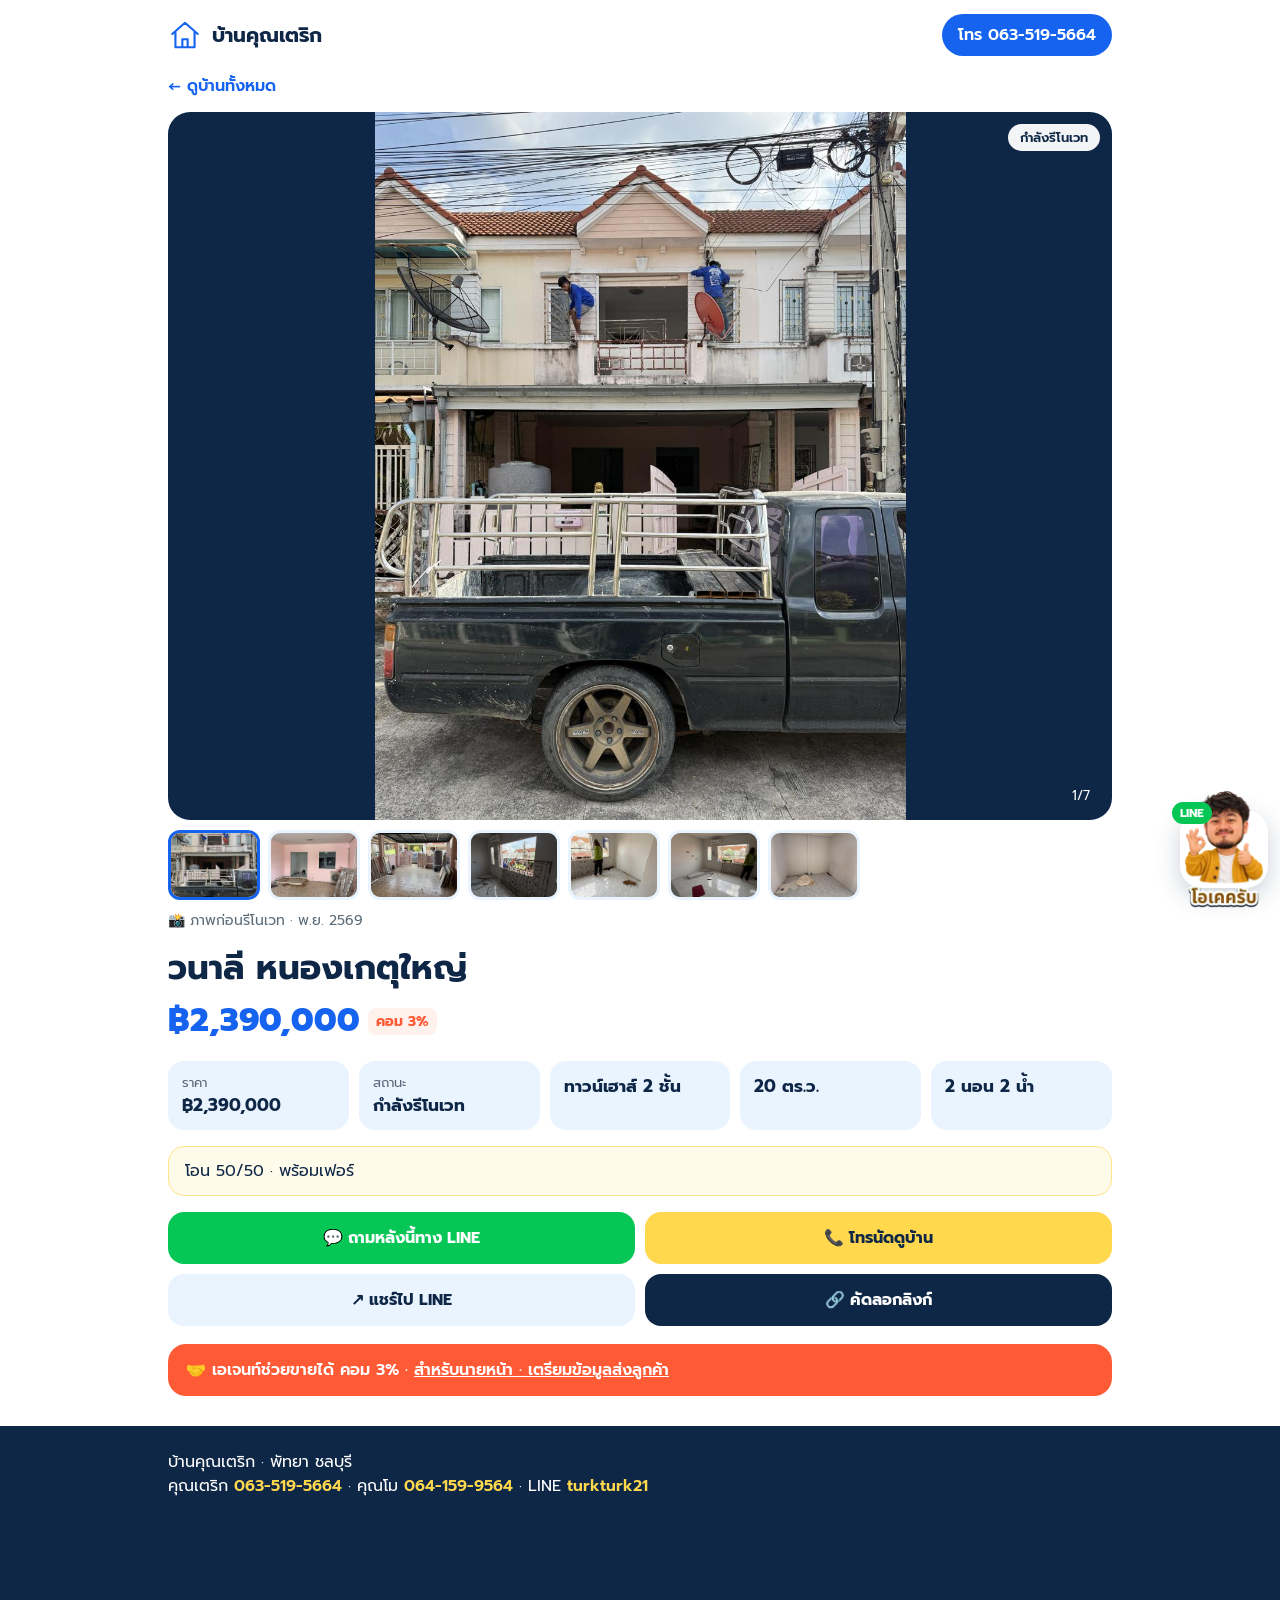
<file: house-wanali-20.html>
<!DOCTYPE html>
<html lang="th"><head><meta charset="utf-8"><meta name="viewport" content="width=device-width,initial-scale=1">
<title>วนาลี หนองเกตุใหญ่ · ฿2,390,000 | บ้านคุณเตริก · บ้านพัทยา</title>
<meta name="description" content="ทาวน์เฮาส์ 2 ชั้น · 20 ตร.ว. · 2 นอน 2 น้ำ · โอน 50/50 · พร้อมเฟอร์">
<meta property="og:type" content="website"><meta property="og:site_name" content="บ้านคุณเตริก · บ้านพัทยา"><meta property="og:title" content="วนาลี หนองเกตุใหญ่ · ฿2,390,000"><meta property="og:description" content="ทาวน์เฮาส์ 2 ชั้น · 20 ตร.ว. · 2 นอน 2 น้ำ · โอน 50/50 · พร้อมเฟอร์"><meta property="og:image" content="https://bankunturk.github.io/rk12-photos/wanali-mid-1.jpg"><meta property="og:url" content="https://bankunturk.github.io/house-wanali-20.html"><meta name="twitter:card" content="summary_large_image">
<link rel="preconnect" href="https://fonts.googleapis.com"><link href="https://fonts.googleapis.com/css2?family=Prompt:wght@400;600;700;800&display=swap" rel="stylesheet">
<style>:root{--blue:#1663F0;--navy:#0F2747;--yellow:#FFD84D;--coral:#FF5A36;--sky:#EAF4FF}*{box-sizing:border-box}body{margin:0;font-family:Prompt,sans-serif;color:var(--navy);background:#fff}a{color:inherit}.wrap{max-width:980px;margin:0 auto;padding:0 18px}header.top{display:flex;align-items:center;justify-content:space-between;padding:14px 0;gap:12px}.logo{display:flex;align-items:center;gap:10px;font-weight:700;font-size:20px;text-decoration:none}.logo svg{width:34px;height:34px;color:var(--blue)}.back{display:inline-block;margin:4px 0 14px;text-decoration:none;font-weight:600;color:var(--blue)}.call{background:var(--blue);color:#fff;text-decoration:none;padding:9px 16px;border-radius:999px;font-weight:600;white-space:nowrap}.main{position:relative;border-radius:22px;overflow:hidden;background:var(--sky);aspect-ratio:4/3}.main img{width:100%;height:100%;object-fit:contain;display:block;background:#0F2747}.ph{width:100%;height:100%;display:flex;flex-direction:column;align-items:center;justify-content:center;color:var(--blue);gap:8px;font-weight:600}.ph svg{width:80px;opacity:.5}.tag{position:absolute;left:12px;top:12px;background:var(--coral);color:#fff;font-weight:700;border-radius:999px;padding:4px 12px;font-size:14px}.st{position:absolute;right:12px;top:12px;background:rgba(255,255,255,.95);font-weight:600;border-radius:999px;padding:4px 12px;font-size:13px}.thumbs{display:flex;gap:8px;overflow-x:auto;padding:10px 0 4px;scroll-snap-type:x mandatory}.thumbs button{flex:0 0 auto;width:92px;height:70px;border:3px solid transparent;border-radius:12px;padding:0;overflow:hidden;cursor:pointer;background:var(--sky);scroll-snap-align:start}.thumbs button.on{border-color:var(--blue)}.thumbs img{width:100%;height:100%;object-fit:cover;display:block}.cnt{position:absolute;right:12px;bottom:12px;background:rgba(15,39,71,.75);color:#fff;border-radius:999px;padding:3px 10px;font-size:13px}h1{font-size:clamp(24px,4vw,34px);margin:16px 0 4px;line-height:1.25}.price{font-size:32px;font-weight:800;color:var(--blue);margin:6px 0 2px}.com{display:inline-block;margin-left:8px;vertical-align:middle;background:#FFF1EC;color:var(--coral);font-size:14px;font-weight:700;border-radius:8px;padding:3px 8px}.facts{display:grid;grid-template-columns:repeat(auto-fit,minmax(150px,1fr));gap:10px;margin:16px 0}.facts div{background:var(--sky);border-radius:16px;padding:12px 14px}.facts small{display:block;color:#5A6478;font-size:13px}.facts b{font-size:17px}.note{background:#FFFBEA;border:1px solid #FFE58A;border-radius:16px;padding:12px 16px;margin:0 0 16px}.btns{display:grid;grid-template-columns:1fr 1fr;gap:10px;margin:10px 0 18px}.btns a,.btns button{display:flex;align-items:center;justify-content:center;gap:6px;text-decoration:none;font:inherit;font-weight:700;border:0;border-radius:16px;padding:14px;font-size:16px;cursor:pointer}.l{background:#06C755;color:#fff}.t{background:var(--yellow);color:var(--navy)}.s{background:var(--sky);color:var(--navy)}.m{background:var(--navy);color:#fff}.x{grid-column:1/-1;background:var(--yellow);color:var(--navy)}.agent{background:var(--coral);color:#fff;border-radius:18px;padding:14px 18px;font-weight:600;margin:6px 0 20px}footer{margin:30px 0 0;background:var(--navy);color:#fff;padding:24px 0 110px}footer a{color:var(--yellow);text-decoration:none;font-weight:600}.lb{position:fixed;inset:0;background:rgba(0,0,0,.92);z-index:60;display:none;align-items:center;justify-content:center}.lb.on{display:flex}.lb img{max-width:100%;max-height:100%}.buddy{position:fixed;right:12px;bottom:12px;z-index:50;width:88px;height:78px;border-radius:22px;background:#fff;box-shadow:0 8px 24px rgba(15,39,71,.22);display:flex;align-items:center;justify-content:center}.buddy img{width:80px}.buddy::after{content:"LINE";position:absolute;top:-8px;left:-8px;background:#06C755;color:#fff;font-weight:700;font-size:12px;border-radius:999px;padding:2px 8px}.wip{margin:6px 0 0;font-size:14px;color:#5b6b78}</style></head><body>
<div class="wrap">
<header class="top"><a class="logo" href="./"><svg viewBox="0 0 64 64" aria-hidden="true"><path d="M8 30 L32 9 L56 30 M14 25 V55 H50 V25 M27 55 V40 H37 V55" fill="none" stroke="currentColor" stroke-width="4" stroke-linejoin="round" stroke-linecap="round"/></svg><span>บ้านคุณเตริก</span></a><a class="call" href="tel:0635195664">โทร 063-519-5664</a></header>
<a class="back" href="homes.html#list">← ดูบ้านทั้งหมด</a>
<div class="main"><img id="mi" src="rk12-photos/wanali-mid-1.jpg" alt="วนาลี หลังกลาง"><span class="cnt" id="cn">1/7</span><span class="st">กำลังรีโนเวท</span></div>
<div class="thumbs"><button class="on" data-i="0" aria-label="รูปที่ 1"><img src="rk12-photos/wanali-mid-1.jpg" alt="" loading="lazy"></button><button data-i="1" aria-label="รูปที่ 2"><img src="rk12-photos/wanali-mid-2.jpg" alt="" loading="lazy"></button><button data-i="2" aria-label="รูปที่ 3"><img src="rk12-photos/wanali-mid-3.jpg" alt="" loading="lazy"></button><button data-i="3" aria-label="รูปที่ 4"><img src="rk12-photos/wanali-mid-4.jpg" alt="" loading="lazy"></button><button data-i="4" aria-label="รูปที่ 5"><img src="rk12-photos/wanali-mid-5.jpg" alt="" loading="lazy"></button><button data-i="5" aria-label="รูปที่ 6"><img src="rk12-photos/wanali-mid-6.jpg" alt="" loading="lazy"></button><button data-i="6" aria-label="รูปที่ 7"><img src="rk12-photos/wanali-mid-7.jpg" alt="" loading="lazy"></button></div>
<p class="wip">📸 ภาพก่อนรีโนเวท · พ.ย. 2569</p>


<h1>วนาลี หนองเกตุใหญ่</h1>
<p class="price">฿2,390,000<span class="com">คอม 3%</span></p>
<div class="facts"><div><small>ราคา</small><b>฿2,390,000</b></div><div><small>สถานะ</small><b>กำลังรีโนเวท</b></div><div><b>ทาวน์เฮาส์ 2 ชั้น</b></div><div><b>20 ตร.ว.</b></div><div><b>2 นอน 2 น้ำ</b></div></div>
<div class="note">โอน 50/50 · พร้อมเฟอร์</div>
<div class="btns">
<a class="l" href="https://line.me/ti/p/~turkturk21" target="_blank" rel="noopener">💬 ถามหลังนี้ทาง LINE</a>
<a class="t" href="tel:0635195664">📞 โทรนัดดูบ้าน</a>
<a class="s" href="https://social-plugins.line.me/lineit/share?url=https%3A%2F%2Fbankunturk.github.io%2Fhouse-wanali-20.html" target="_blank" rel="noopener">↗ แชร์ไป LINE</a>
<button class="m" id="cp" type="button">🔗 คัดลอกลิงก์</button>

</div>
<div class="agent">🤝 เอเจนท์ช่วยขายได้ คอม 3% · <a href="broker.html?house=house-wanali-20.html">สำหรับนายหน้า · เตรียมข้อมูลส่งลูกค้า</a></div>
</div>
<footer><div class="wrap">บ้านคุณเตริก · พัทยา ชลบุรี<br>คุณเตริก <a href="tel:0635195664">063-519-5664</a> · คุณโม <a href="tel:0641599564">064-159-9564</a> · LINE <a href="https://line.me/ti/p/~turkturk21" target="_blank" rel="noopener">turkturk21</a></div></footer>
<div class="lb" id="lb"><img id="lbi" alt=""></div>
<a class="buddy" href="https://line.me/ti/p/~turkturk21" target="_blank" rel="noopener" aria-label="แชท LINE กับคุณเตริก"><img src="stk02.webp" alt=""></a>
<script>(()=>{const G=["rk12-photos/wanali-mid-1.jpg","rk12-photos/wanali-mid-2.jpg","rk12-photos/wanali-mid-3.jpg","rk12-photos/wanali-mid-4.jpg","rk12-photos/wanali-mid-5.jpg","rk12-photos/wanali-mid-6.jpg","rk12-photos/wanali-mid-7.jpg"];const mi=document.getElementById('mi'),cn=document.getElementById('cn'),lb=document.getElementById('lb'),lbi=document.getElementById('lbi');let i=0;
function show(k){i=(k+G.length)%G.length;mi.src=G[i];if(cn)cn.textContent=(i+1)+'/'+G.length;document.querySelectorAll('.thumbs button').forEach(b=>b.classList.toggle('on',+b.dataset.i===i))}
document.querySelectorAll('.thumbs button').forEach(b=>b.onclick=()=>show(+b.dataset.i));
if(mi){mi.onclick=()=>{lbi.src=G[i];lb.classList.add('on')};let x0=null;mi.addEventListener('touchstart',e=>x0=e.touches[0].clientX,{passive:true});mi.addEventListener('touchend',e=>{if(x0===null)return;const dx=e.changedTouches[0].clientX-x0;if(Math.abs(dx)>40)show(i+(dx<0?1:-1));x0=null})}
lb.onclick=()=>lb.classList.remove('on');
document.getElementById('cp').onclick=async()=>{try{await navigator.clipboard.writeText("วนาลี หนองเกตุใหญ่ ฿2,390,000 — https://bankunturk.github.io/house-wanali-20.html");document.getElementById('cp').textContent='✓ คัดลอกแล้ว'}catch(e){prompt('คัดลอกลิงก์นี้',location.href)}}})();</script>
<script src="customer.js"></script>
</body></html>
</file>
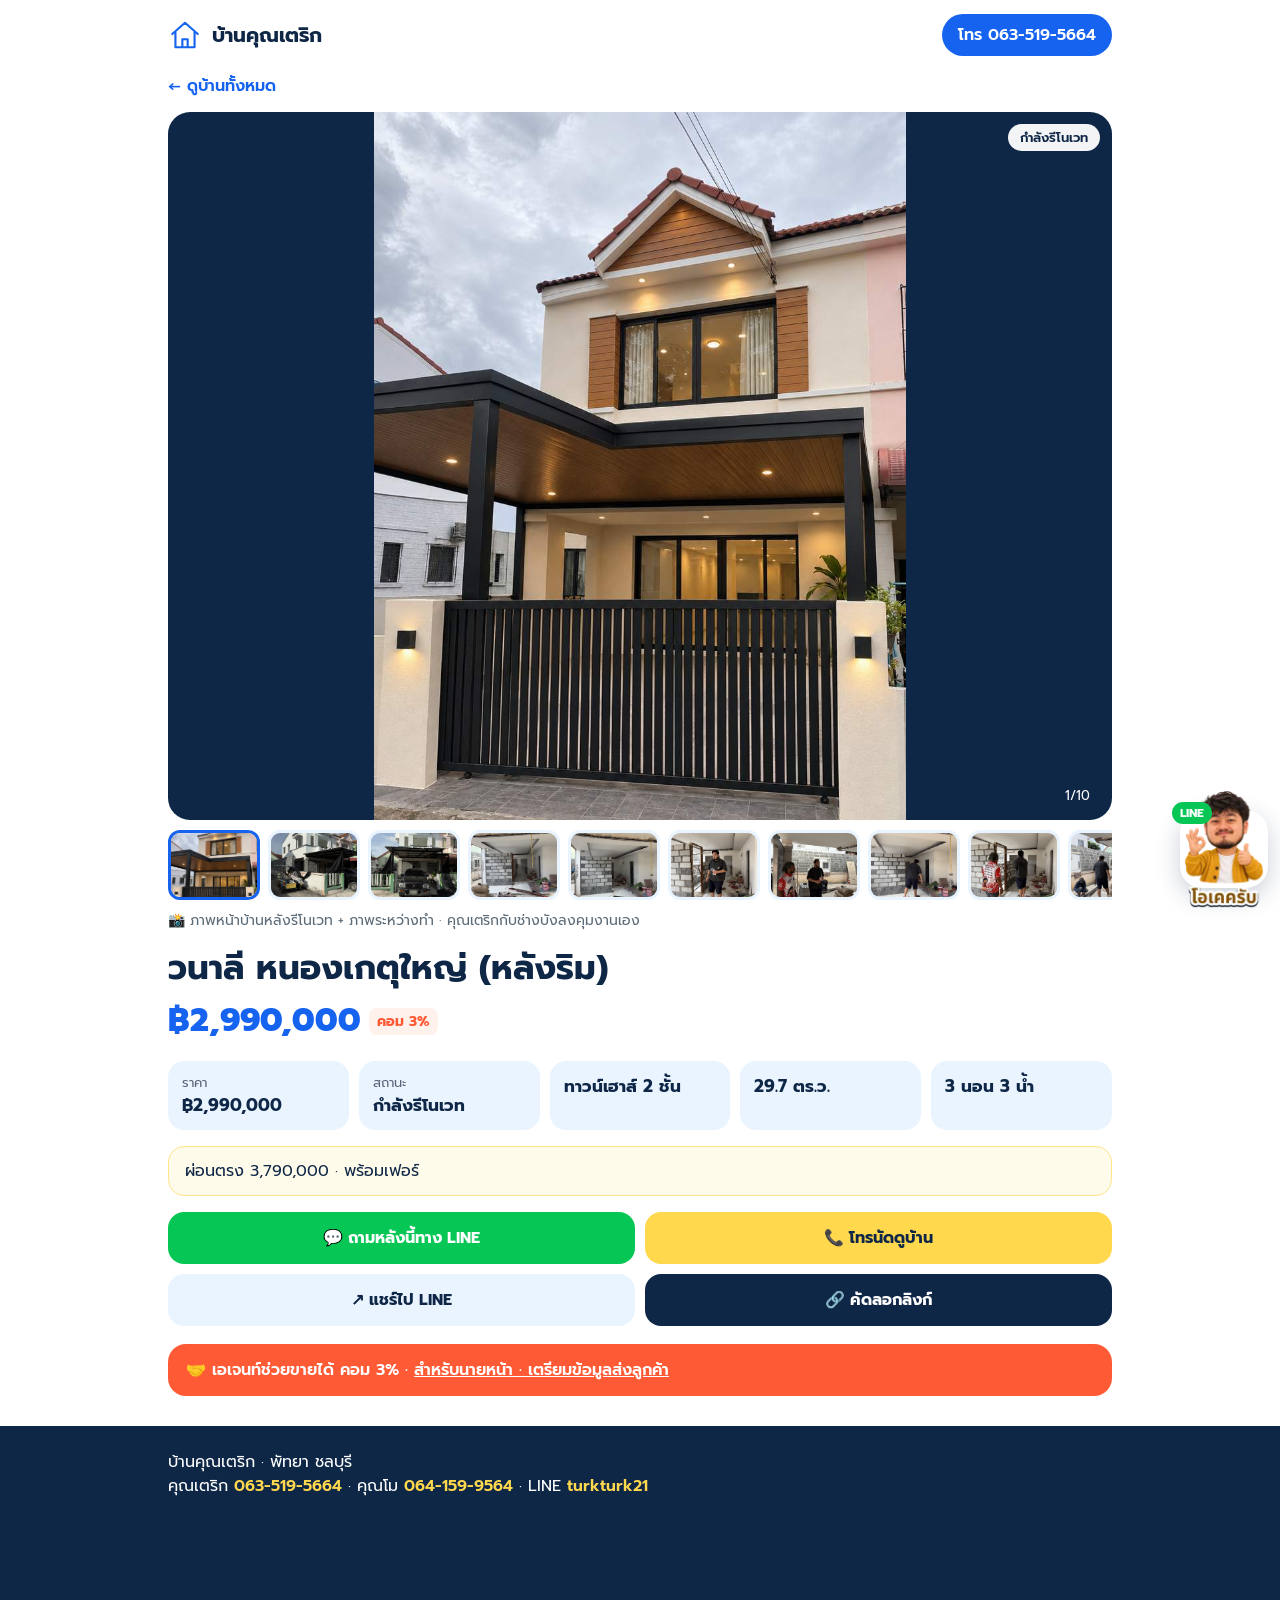
<file: house-wanali-rim.html>
<!DOCTYPE html>
<html lang="th"><head><meta charset="utf-8"><meta name="viewport" content="width=device-width,initial-scale=1">
<title>วนาลี หนองเกตุใหญ่ (หลังริม) · ฿2,990,000 | บ้านคุณเตริก · บ้านพัทยา</title>
<meta name="description" content="ทาวน์เฮาส์ 2 ชั้น · 29.7 ตร.ว. · 3 นอน 3 น้ำ · ผ่อนตรง 3,790,000 · พร้อมเฟอร์">
<meta property="og:type" content="website"><meta property="og:site_name" content="บ้านคุณเตริก · บ้านพัทยา"><meta property="og:title" content="วนาลี หนองเกตุใหญ่ (หลังริม) · ฿2,990,000"><meta property="og:description" content="ทาวน์เฮาส์ 2 ชั้น · 29.7 ตร.ว. · 3 นอน 3 น้ำ · ผ่อนตรง 3,790,000 · พร้อมเฟอร์"><meta property="og:image" content="https://bankunturk.github.io/wanali-rim-cover.jpg"><meta property="og:url" content="https://bankunturk.github.io/house-wanali-rim.html"><meta name="twitter:card" content="summary_large_image">
<link rel="preconnect" href="https://fonts.googleapis.com"><link href="https://fonts.googleapis.com/css2?family=Prompt:wght@400;600;700;800&display=swap" rel="stylesheet">
<style>:root{--blue:#1663F0;--navy:#0F2747;--yellow:#FFD84D;--coral:#FF5A36;--sky:#EAF4FF}*{box-sizing:border-box}body{margin:0;font-family:Prompt,sans-serif;color:var(--navy);background:#fff}a{color:inherit}.wrap{max-width:980px;margin:0 auto;padding:0 18px}header.top{display:flex;align-items:center;justify-content:space-between;padding:14px 0;gap:12px}.logo{display:flex;align-items:center;gap:10px;font-weight:700;font-size:20px;text-decoration:none}.logo svg{width:34px;height:34px;color:var(--blue)}.back{display:inline-block;margin:4px 0 14px;text-decoration:none;font-weight:600;color:var(--blue)}.call{background:var(--blue);color:#fff;text-decoration:none;padding:9px 16px;border-radius:999px;font-weight:600;white-space:nowrap}.main{position:relative;border-radius:22px;overflow:hidden;background:var(--sky);aspect-ratio:4/3}.main img{width:100%;height:100%;object-fit:contain;display:block;background:#0F2747}.ph{width:100%;height:100%;display:flex;flex-direction:column;align-items:center;justify-content:center;color:var(--blue);gap:8px;font-weight:600}.ph svg{width:80px;opacity:.5}.tag{position:absolute;left:12px;top:12px;background:var(--coral);color:#fff;font-weight:700;border-radius:999px;padding:4px 12px;font-size:14px}.st{position:absolute;right:12px;top:12px;background:rgba(255,255,255,.95);font-weight:600;border-radius:999px;padding:4px 12px;font-size:13px}.thumbs{display:flex;gap:8px;overflow-x:auto;padding:10px 0 4px;scroll-snap-type:x mandatory}.thumbs button{flex:0 0 auto;width:92px;height:70px;border:3px solid transparent;border-radius:12px;padding:0;overflow:hidden;cursor:pointer;background:var(--sky);scroll-snap-align:start}.thumbs button.on{border-color:var(--blue)}.thumbs img{width:100%;height:100%;object-fit:cover;display:block}.cnt{position:absolute;right:12px;bottom:12px;background:rgba(15,39,71,.75);color:#fff;border-radius:999px;padding:3px 10px;font-size:13px}h1{font-size:clamp(24px,4vw,34px);margin:16px 0 4px;line-height:1.25}.price{font-size:32px;font-weight:800;color:var(--blue);margin:6px 0 2px}.com{display:inline-block;margin-left:8px;vertical-align:middle;background:#FFF1EC;color:var(--coral);font-size:14px;font-weight:700;border-radius:8px;padding:3px 8px}.facts{display:grid;grid-template-columns:repeat(auto-fit,minmax(150px,1fr));gap:10px;margin:16px 0}.facts div{background:var(--sky);border-radius:16px;padding:12px 14px}.facts small{display:block;color:#5A6478;font-size:13px}.facts b{font-size:17px}.note{background:#FFFBEA;border:1px solid #FFE58A;border-radius:16px;padding:12px 16px;margin:0 0 16px}.btns{display:grid;grid-template-columns:1fr 1fr;gap:10px;margin:10px 0 18px}.btns a,.btns button{display:flex;align-items:center;justify-content:center;gap:6px;text-decoration:none;font:inherit;font-weight:700;border:0;border-radius:16px;padding:14px;font-size:16px;cursor:pointer}.l{background:#06C755;color:#fff}.t{background:var(--yellow);color:var(--navy)}.s{background:var(--sky);color:var(--navy)}.m{background:var(--navy);color:#fff}.x{grid-column:1/-1;background:var(--yellow);color:var(--navy)}.agent{background:var(--coral);color:#fff;border-radius:18px;padding:14px 18px;font-weight:600;margin:6px 0 20px}footer{margin:30px 0 0;background:var(--navy);color:#fff;padding:24px 0 110px}footer a{color:var(--yellow);text-decoration:none;font-weight:600}.lb{position:fixed;inset:0;background:rgba(0,0,0,.92);z-index:60;display:none;align-items:center;justify-content:center}.lb.on{display:flex}.lb img{max-width:100%;max-height:100%}.buddy{position:fixed;right:12px;bottom:12px;z-index:50;width:88px;height:78px;border-radius:22px;background:#fff;box-shadow:0 8px 24px rgba(15,39,71,.22);display:flex;align-items:center;justify-content:center}.buddy img{width:80px}.buddy::after{content:"LINE";position:absolute;top:-8px;left:-8px;background:#06C755;color:#fff;font-weight:700;font-size:12px;border-radius:999px;padding:2px 8px}.wip{margin:6px 0 0;font-size:14px;color:#5b6b78}</style></head><body>
<div class="wrap">
<header class="top"><a class="logo" href="./"><svg viewBox="0 0 64 64" aria-hidden="true"><path d="M8 30 L32 9 L56 30 M14 25 V55 H50 V25 M27 55 V40 H37 V55" fill="none" stroke="currentColor" stroke-width="4" stroke-linejoin="round" stroke-linecap="round"/></svg><span>บ้านคุณเตริก</span></a><a class="call" href="tel:0635195664">โทร 063-519-5664</a></header>
<a class="back" href="homes.html#list">← ดูบ้านทั้งหมด</a>
<div class="main"><img id="mi" src="wanali-rim-cover.jpg" alt="วนาลี หลังริม หน้าบ้าน"><span class="cnt" id="cn">1/10</span><span class="st">กำลังรีโนเวท</span></div>
<div class="thumbs"><button class="on" data-i="0" aria-label="รูปที่ 1"><img src="wanali-rim-cover.jpg" alt="" loading="lazy"></button><button data-i="1" aria-label="รูปที่ 2"><img src="rk12-photos/wanali-rim-1.jpg" alt="" loading="lazy"></button><button data-i="2" aria-label="รูปที่ 3"><img src="rk12-photos/wanali-rim-2.jpg" alt="" loading="lazy"></button><button data-i="3" aria-label="รูปที่ 4"><img src="rk12-photos/wanali-rim-3.jpg" alt="" loading="lazy"></button><button data-i="4" aria-label="รูปที่ 5"><img src="rk12-photos/wanali-rim-4.jpg" alt="" loading="lazy"></button><button data-i="5" aria-label="รูปที่ 6"><img src="rk12-photos/wanali-rim-5.jpg" alt="" loading="lazy"></button><button data-i="6" aria-label="รูปที่ 7"><img src="rk12-photos/wanali-rim-6.jpg" alt="" loading="lazy"></button><button data-i="7" aria-label="รูปที่ 8"><img src="rk12-photos/wanali-rim-7.jpg" alt="" loading="lazy"></button><button data-i="8" aria-label="รูปที่ 9"><img src="rk12-photos/wanali-rim-8.jpg" alt="" loading="lazy"></button><button data-i="9" aria-label="รูปที่ 10"><img src="rk12-photos/wanali-rim-9.jpg" alt="" loading="lazy"></button></div>
<p class="wip">📸 ภาพหน้าบ้านหลังรีโนเวท + ภาพระหว่างทำ · คุณเตริกกับช่างบังลงคุมงานเอง</p>


<h1>วนาลี หนองเกตุใหญ่ (หลังริม)</h1>
<p class="price">฿2,990,000<span class="com">คอม 3%</span></p>
<div class="facts"><div><small>ราคา</small><b>฿2,990,000</b></div><div><small>สถานะ</small><b>กำลังรีโนเวท</b></div><div><b>ทาวน์เฮาส์ 2 ชั้น</b></div><div><b>29.7 ตร.ว.</b></div><div><b>3 นอน 3 น้ำ</b></div></div>
<div class="note">ผ่อนตรง 3,790,000 · พร้อมเฟอร์</div>
<div class="btns">
<a class="l" href="https://line.me/ti/p/~turkturk21" target="_blank" rel="noopener">💬 ถามหลังนี้ทาง LINE</a>
<a class="t" href="tel:0635195664">📞 โทรนัดดูบ้าน</a>
<a class="s" href="https://social-plugins.line.me/lineit/share?url=https%3A%2F%2Fbankunturk.github.io%2Fhouse-wanali-rim.html" target="_blank" rel="noopener">↗ แชร์ไป LINE</a>
<button class="m" id="cp" type="button">🔗 คัดลอกลิงก์</button>

</div>
<div class="agent">🤝 เอเจนท์ช่วยขายได้ คอม 3% · <a href="broker.html?house=house-wanali-rim.html">สำหรับนายหน้า · เตรียมข้อมูลส่งลูกค้า</a></div>
</div>
<footer><div class="wrap">บ้านคุณเตริก · พัทยา ชลบุรี<br>คุณเตริก <a href="tel:0635195664">063-519-5664</a> · คุณโม <a href="tel:0641599564">064-159-9564</a> · LINE <a href="https://line.me/ti/p/~turkturk21" target="_blank" rel="noopener">turkturk21</a></div></footer>
<div class="lb" id="lb"><img id="lbi" alt=""></div>
<a class="buddy" href="https://line.me/ti/p/~turkturk21" target="_blank" rel="noopener" aria-label="แชท LINE กับคุณเตริก"><img src="stk02.webp" alt=""></a>
<script>(()=>{const G=["wanali-rim-cover.jpg","rk12-photos/wanali-rim-1.jpg","rk12-photos/wanali-rim-2.jpg","rk12-photos/wanali-rim-3.jpg","rk12-photos/wanali-rim-4.jpg","rk12-photos/wanali-rim-5.jpg","rk12-photos/wanali-rim-6.jpg","rk12-photos/wanali-rim-7.jpg","rk12-photos/wanali-rim-8.jpg","rk12-photos/wanali-rim-9.jpg"];const mi=document.getElementById('mi'),cn=document.getElementById('cn'),lb=document.getElementById('lb'),lbi=document.getElementById('lbi');let i=0;
function show(k){i=(k+G.length)%G.length;mi.src=G[i];if(cn)cn.textContent=(i+1)+'/'+G.length;document.querySelectorAll('.thumbs button').forEach(b=>b.classList.toggle('on',+b.dataset.i===i))}
document.querySelectorAll('.thumbs button').forEach(b=>b.onclick=()=>show(+b.dataset.i));
if(mi){mi.onclick=()=>{lbi.src=G[i];lb.classList.add('on')};let x0=null;mi.addEventListener('touchstart',e=>x0=e.touches[0].clientX,{passive:true});mi.addEventListener('touchend',e=>{if(x0===null)return;const dx=e.changedTouches[0].clientX-x0;if(Math.abs(dx)>40)show(i+(dx<0?1:-1));x0=null})}
lb.onclick=()=>lb.classList.remove('on');
document.getElementById('cp').onclick=async()=>{try{await navigator.clipboard.writeText("วนาลี หนองเกตุใหญ่ (หลังริม) ฿2,990,000 — https://bankunturk.github.io/house-wanali-rim.html");document.getElementById('cp').textContent='✓ คัดลอกแล้ว'}catch(e){prompt('คัดลอกลิงก์นี้',location.href)}}})();</script>
<script src="customer.js"></script>
</body></html>
</file>
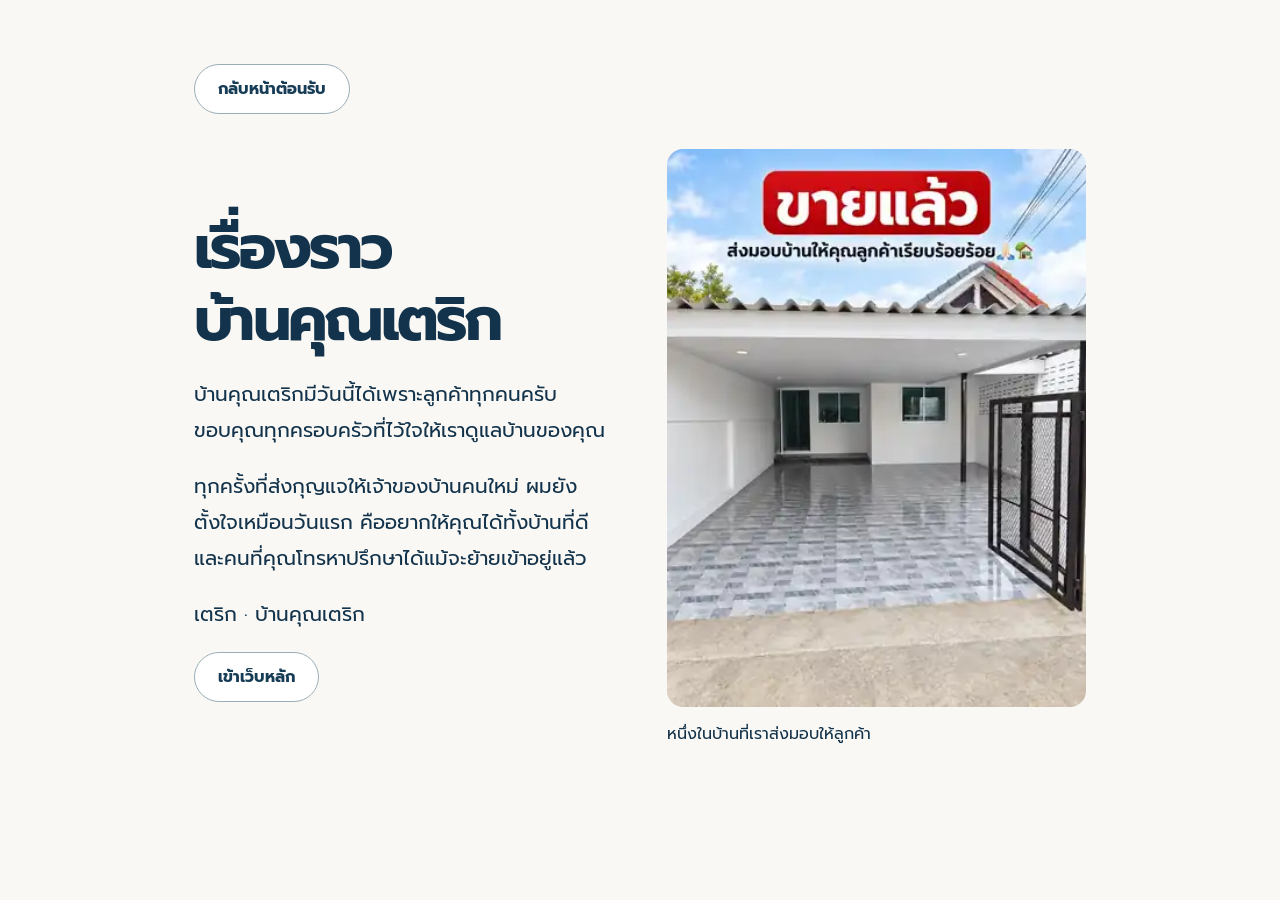
<file: story.html>
<!doctype html><html lang="th"><meta charset="utf-8"><meta name="viewport" content="width=device-width,initial-scale=1"><title>เรื่องราวบ้านคุณเตริก</title><link rel="preconnect" href="https://fonts.googleapis.com"><link href="https://fonts.googleapis.com/css2?family=Prompt:wght@500;600;700;800&display=swap" rel="stylesheet"><link rel="stylesheet" href="welcome.css?v=6"><main class="story"><a href="./">กลับหน้าต้อนรับ</a><div class="spread"><section><h1>เรื่องราว<br>บ้านคุณเตริก</h1><p>บ้านคุณเตริกมีวันนี้ได้เพราะลูกค้าทุกคนครับ ขอบคุณทุกครอบครัวที่ไว้ใจให้เราดูแลบ้านของคุณ</p><p>ทุกครั้งที่ส่งกุญแจให้เจ้าของบ้านคนใหม่ ผมยังตั้งใจเหมือนวันแรก คืออยากให้คุณได้ทั้งบ้านที่ดี และคนที่คุณโทรหาปรึกษาได้แม้จะย้ายเข้าอยู่แล้ว</p><p>เตริก · บ้านคุณเตริก</p><a href="homes.html">เข้าเว็บหลัก</a></section><figure><img src="handover.webp" alt="บ้านชั้นเดียวพร้อมที่จอดรถจากภาพประกาศส่งมอบบ้านให้ลูกค้า"><figcaption>หนึ่งในบ้านที่เราส่งมอบให้ลูกค้า</figcaption></figure></div></main></html>
</file>
<file: welcome.css>
*{box-sizing:border-box}body{margin:0;color:#12334b;font-family:Prompt,system-ui,sans-serif;background:#f9f8f4}.welcome{min-height:100svh;display:flex;flex-direction:column;align-items:center;justify-content:center;padding:18px 18px max(28px,env(safe-area-inset-bottom));background:radial-gradient(ellipse at 50% 37%,#fff 0,#f2f8fb 42%,#daebf2 100%);text-align:center}.stage{height:clamp(220px,52svh,540px);position:relative;display:flex;justify-content:center}.turk{height:100%;aspect-ratio:243/560;position:relative;filter:drop-shadow(0 8px 6px #20374821)}.turk img{position:absolute;inset:0;width:100%;height:100%}.turk canvas{position:absolute;top:0;left:-8.23%;width:116.46%;height:100%}.turk [hidden]{display:none}.heart,.house{position:absolute;top:0;left:0;font:normal clamp(36px,7svh,72px)/1 system-ui;pointer-events:none;opacity:0}.house{left:14%;top:22%;opacity:1;transform:translate(-50%,-50%)}.playing .heart{animation:pocket-heart 3.8s both}.playing .house{animation:palm-house 3.8s both}.playing{animation:lean 3.8s both;transform-origin:50% 98%}@keyframes lean{0%,100%{transform:none}30%{transform:rotate(2deg) scaleY(.985)}66%{transform:rotate(-2deg)}}@keyframes pocket-heart{0%,23%{left:76%;top:47%;opacity:0;transform:translate(-50%,-50%) scale(.1)}35%{left:70%;top:45%;opacity:1;transform:translate(-50%,-50%) scale(.28)}65%{left:13%;top:23%;opacity:1;transform:translate(-50%,-50%) scale(1.12)}78%{left:14%;top:22%;opacity:1;transform:translate(-50%,-50%) scale(1.35)}88%,100%{left:14%;top:22%;opacity:0;transform:translate(-50%,-50%) scale(1.25)}}@keyframes palm-house{0%,77%{opacity:0;transform:translate(-50%,-50%) scale(.65)}94%{opacity:1;transform:translate(-50%,-50%) scale(1.26)}100%{opacity:1;transform:translate(-50%,-50%) scale(1.16)}}.greeting h1,.story h1{font-size:clamp(42px,7vw,82px);letter-spacing:-.045em;line-height:1.2;margin:12px 0 4px}.greeting p{font-size:clamp(17px,2vw,24px);margin:0 0 24px}.greeting{animation:appear 3.2s both}nav{display:flex;justify-content:center;flex-wrap:wrap;gap:10px}nav a,.story a{display:inline-block;padding:12px 23px;color:#173c56;border:1px solid #9aaeb7;background:#fff;border-radius:30px;font-weight:650;text-decoration:none}nav .primary{color:white;background:#164e70;border-color:#164e70}a:focus-visible{outline:3px solid #ad6200;outline-offset:3px}@keyframes appear{0%,25%{opacity:.65}100%{opacity:1}}@media(prefers-reduced-motion:reduce){.turk.playing,.playing .heart,.playing .house,.greeting{animation:none}.heart{display:none}}
.story{max-width:1020px;margin:auto;padding:clamp(22px,5vw,72px)}.spread{display:grid;grid-template-columns:1fr 1fr;align-items:center;gap:6%;margin-top:35px}.story h1{font-size:clamp(36px,5vw,60px)}.story p{font-size:20px;line-height:1.8}.story figure{margin:0}.story figure img{width:100%;border-radius:16px}.story figcaption{margin:8px 0;font-size:16px}@media(max-width:650px){.spread{grid-template-columns:1fr;gap:22px}}
.welcome{position:relative;isolation:isolate;overflow:hidden}.wash,.closing{display:none}.wash{pointer-events:none;position:fixed;z-index:2;width:440vmax;height:440vmax;background:#1663f0;clip-path:polygon(50% 20%,57% 12%,64% 8%,72% 6%,80% 7%,87% 11%,92% 17%,95% 25%,96% 34%,94% 44%,89% 54%,80% 65%,50% 92%,20% 65%,11% 54%,6% 44%,4% 34%,5% 25%,8% 17%,13% 11%,20% 7%,28% 6%,36% 8%,43% 12%);transform:translate(-50%,-50%) scale(0)}.rolling .wash{display:block;animation:fill-screen 4.8s both}.closing{position:absolute;inset:0;z-index:3;padding:24px;color:white;text-align:center;align-content:center;justify-items:center}.finished .closing{display:grid;animation:arrive .45s ease-out both}.closing h2{margin:0;font-size:clamp(32px,6vw,76px);line-height:1.35;text-wrap:balance}.closing p{font-size:clamp(18px,3vw,30px);margin:12px 0 28px}.closing nav a{border-color:white}.closing nav .primary{background:white;color:#124681}.closing nav a:not(.primary){background:transparent;color:white}@keyframes fill-screen{0%,20%{transform:translate(-50%,-50%) scale(0)}26%{transform:translate(-50%,-50%) scale(.003)}43%{transform:translate(-50%,-50%) scale(.012)}58%{transform:translate(-50%,-50%) scale(.045)}100%{transform:translate(-50%,-50%) scale(1)}}@keyframes arrive{from{opacity:0}to{opacity:1}}@media(prefers-reduced-motion:reduce){.finished .closing{animation:none;background:#1663f0}.rolling .wash{animation:none}}

.closing .brand-dance {
  margin-bottom: clamp(24px, 4vh, 40px);
  padding: .15em;
  font-family: Prompt, "Thonburi", "Leelawadee UI", system-ui, sans-serif;
  font-size: clamp(38px, 7.5vw, 88px);
  font-weight: 850;
  line-height: 1.5;
}
.brand-dance span {
  display: inline-block;
  color: #ffffff;
  text-shadow: 0 .045em #124681, 0 .075em .08em #17508f;
  transform-origin: center 80%;
}
@media (prefers-reduced-motion: no-preference) {
  .finished .brand-dance span { animation: brand-wiggle 1.85s ease-in-out 2; }
  .finished .brand-dance span + span { animation-delay: .19s; }
}
@keyframes brand-wiggle {
  0%, 55%, 100% { transform: none; }
  15% { transform: translateY(-.07em) rotate(-2deg); }
  32% { transform: translateY(-.025em) rotate(1.6deg); }
  44% { transform: rotate(-.7deg); }
}

.skip-intro{position:fixed;top:max(14px,env(safe-area-inset-top));right:14px;z-index:10;padding:9px 16px;border-radius:30px;background:rgba(255,255,255,.92);color:#124681;font:600 15px/1.2 Prompt,system-ui,sans-serif;text-decoration:none;box-shadow:0 4px 14px rgba(18,70,129,.18)}.skip-intro:hover{background:#fff}
</file>
<file: intro.css>
.welcome.vid{justify-content:center;gap:4px}
.video-card{position:relative;width:min(100%,900px);aspect-ratio:16/9;border-radius:22px;overflow:hidden;background:#dfe9ee;box-shadow:0 18px 40px rgba(18,70,129,.22)}
.video-card video{display:block;width:100%;height:100%;object-fit:cover}
.video-card .sound{position:absolute;right:12px;bottom:12px;padding:8px 14px;border:0;border-radius:30px;background:rgba(255,255,255,.92);color:#124681;font:600 14px/1.2 Prompt,system-ui,sans-serif;cursor:pointer;box-shadow:0 4px 12px rgba(0,0,0,.18)}
.vid .greeting h1{margin-top:18px}
@media(max-width:600px){.video-card{border-radius:16px}.vid .greeting h1{font-size:40px}}

.story-link{margin:14px 0 0;font-size:15px}.story-link a{color:#164e70;text-decoration:underline;text-underline-offset:3px}
</file>
